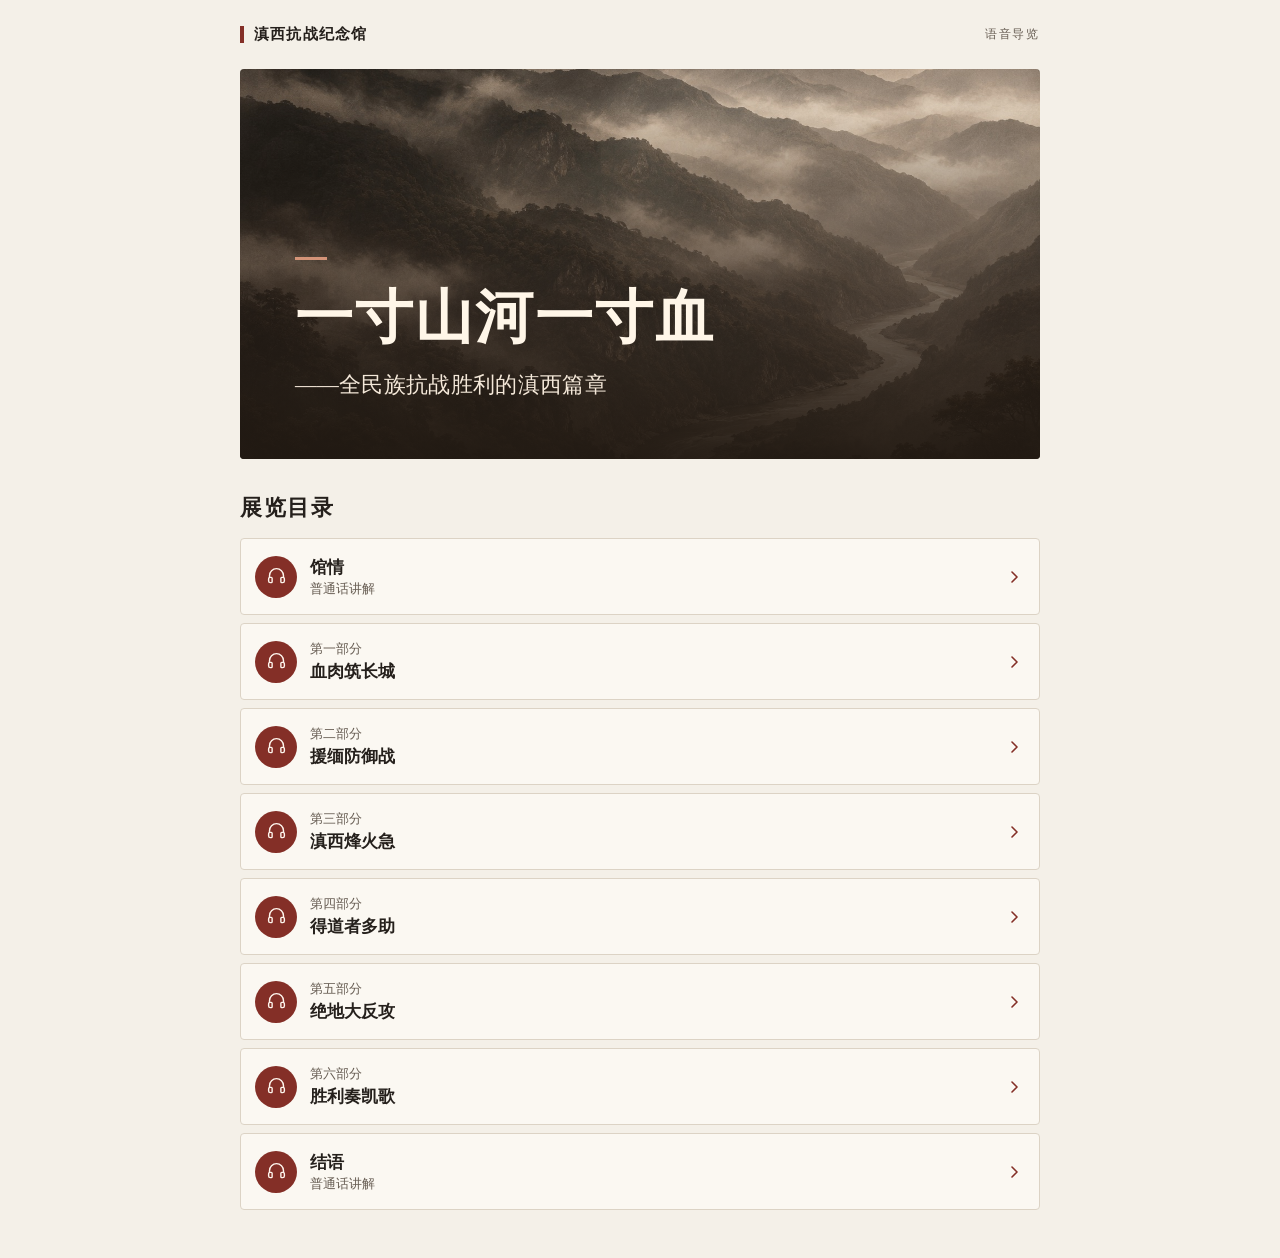
<file: index.html>
<!doctype html>
<html lang="zh-CN">
<head>
  <meta charset="utf-8">
  <meta name="viewport" content="width=device-width, initial-scale=1">
  <meta name="theme-color" content="#f4f0e8">
  <meta name="description" content="滇西抗战纪念馆展览语音导览，提供普通话讲解与简体中文讲解词。">
  <title>一寸山河一寸血——全民族抗战胜利的滇西篇章</title>
  <link rel="stylesheet" href="./styles.css">
</head>
<body>
  <div class="site-shell">
    <header class="masthead">
      <span class="museum-name">滇西抗战纪念馆</span>
      <span class="guide-label">语音导览</span>
    </header>
    <main>
      <section class="cover">
        <div class="cover-content">
          <h1><span class="cover-title">一寸山河一寸血</span><span class="cover-subtitle">——全民族抗战胜利的滇西篇章</span></h1>
        </div>
      </section>
      <nav class="chapter-nav" aria-labelledby="chapter-heading">
        <h2 id="chapter-heading">展览目录</h2>
        <ul class="chapter-list">
          <li>
            <a class="chapter chapter-open" href="./guanqing.html">
              <span class="chapter-icon" aria-hidden="true">
                <svg viewBox="0 0 24 24" width="21" height="21" fill="none" stroke="currentColor" stroke-width="1.6" stroke-linecap="round" stroke-linejoin="round"><path d="M4 13v-2a8 8 0 0 1 16 0v2M4 13h2a1 1 0 0 1 1 1v4a1 1 0 0 1-1 1H5a2 2 0 0 1-2-2v-2a2 2 0 0 1 1-2Zm16 0h-2a1 1 0 0 0-1 1v4a1 1 0 0 0 1 1h1a2 2 0 0 0 2-2v-2a2 2 0 0 0-1-2Z"/></svg>
              </span>
              <span class="chapter-info"><strong>馆情</strong><span>普通话讲解</span></span>
              <svg class="chapter-arrow" viewBox="0 0 16 16" width="16" height="16" fill="none" stroke="currentColor" stroke-width="1.6" stroke-linecap="round" stroke-linejoin="round" aria-hidden="true"><path d="m6 3 5 5-5 5"/></svg>
            </a>
          </li>
          <li>
            <a class="chapter chapter-open" href="./part-1.html">
              <span class="chapter-icon" aria-hidden="true">
                <svg viewBox="0 0 24 24" width="21" height="21" fill="none" stroke="currentColor" stroke-width="1.6" stroke-linecap="round" stroke-linejoin="round"><path d="M4 13v-2a8 8 0 0 1 16 0v2M4 13h2a1 1 0 0 1 1 1v4a1 1 0 0 1-1 1H5a2 2 0 0 1-2-2v-2a2 2 0 0 1 1-2Zm16 0h-2a1 1 0 0 0-1 1v4a1 1 0 0 0 1 1h1a2 2 0 0 0 2-2v-2a2 2 0 0 0-1-2Z"/></svg>
              </span>
              <span class="chapter-info"><span>第一部分</span><strong>血肉筑长城</strong></span>
              <svg class="chapter-arrow" viewBox="0 0 16 16" width="16" height="16" fill="none" stroke="currentColor" stroke-width="1.6" stroke-linecap="round" stroke-linejoin="round" aria-hidden="true"><path d="m6 3 5 5-5 5"/></svg>
            </a>
          </li>
          <li>
            <a class="chapter chapter-open" href="./part-2.html">
              <span class="chapter-icon" aria-hidden="true">
                <svg viewBox="0 0 24 24" width="21" height="21" fill="none" stroke="currentColor" stroke-width="1.6" stroke-linecap="round" stroke-linejoin="round"><path d="M4 13v-2a8 8 0 0 1 16 0v2M4 13h2a1 1 0 0 1 1 1v4a1 1 0 0 1-1 1H5a2 2 0 0 1-2-2v-2a2 2 0 0 1 1-2Zm16 0h-2a1 1 0 0 0-1 1v4a1 1 0 0 0 1 1h1a2 2 0 0 0 2-2v-2a2 2 0 0 0-1-2Z"/></svg>
              </span>
              <span class="chapter-info"><span>第二部分</span><strong>援缅防御战</strong></span>
              <svg class="chapter-arrow" viewBox="0 0 16 16" width="16" height="16" fill="none" stroke="currentColor" stroke-width="1.6" stroke-linecap="round" stroke-linejoin="round" aria-hidden="true"><path d="m6 3 5 5-5 5"/></svg>
            </a>
          </li>
          <li>
            <a class="chapter chapter-open" href="./part-3.html">
              <span class="chapter-icon" aria-hidden="true">
                <svg viewBox="0 0 24 24" width="21" height="21" fill="none" stroke="currentColor" stroke-width="1.6" stroke-linecap="round" stroke-linejoin="round"><path d="M4 13v-2a8 8 0 0 1 16 0v2M4 13h2a1 1 0 0 1 1 1v4a1 1 0 0 1-1 1H5a2 2 0 0 1-2-2v-2a2 2 0 0 1 1-2Zm16 0h-2a1 1 0 0 0-1 1v4a1 1 0 0 0 1 1h1a2 2 0 0 0 2-2v-2a2 2 0 0 0-1-2Z"/></svg>
              </span>
              <span class="chapter-info"><span>第三部分</span><strong>滇西烽火急</strong></span>
              <svg class="chapter-arrow" viewBox="0 0 16 16" width="16" height="16" fill="none" stroke="currentColor" stroke-width="1.6" stroke-linecap="round" stroke-linejoin="round" aria-hidden="true"><path d="m6 3 5 5-5 5"/></svg>
            </a>
          </li>
          <li>
            <a class="chapter chapter-open" href="./part-4.html">
              <span class="chapter-icon" aria-hidden="true">
                <svg viewBox="0 0 24 24" width="21" height="21" fill="none" stroke="currentColor" stroke-width="1.6" stroke-linecap="round" stroke-linejoin="round"><path d="M4 13v-2a8 8 0 0 1 16 0v2M4 13h2a1 1 0 0 1 1 1v4a1 1 0 0 1-1 1H5a2 2 0 0 1-2-2v-2a2 2 0 0 1 1-2Zm16 0h-2a1 1 0 0 0-1 1v4a1 1 0 0 0 1 1h1a2 2 0 0 0 2-2v-2a2 2 0 0 0-1-2Z"/></svg>
              </span>
              <span class="chapter-info"><span>第四部分</span><strong>得道者多助</strong></span>
              <svg class="chapter-arrow" viewBox="0 0 16 16" width="16" height="16" fill="none" stroke="currentColor" stroke-width="1.6" stroke-linecap="round" stroke-linejoin="round" aria-hidden="true"><path d="m6 3 5 5-5 5"/></svg>
            </a>
          </li>
          <li>
            <a class="chapter chapter-open" href="./part-5.html">
              <span class="chapter-icon" aria-hidden="true">
                <svg viewBox="0 0 24 24" width="21" height="21" fill="none" stroke="currentColor" stroke-width="1.6" stroke-linecap="round" stroke-linejoin="round"><path d="M4 13v-2a8 8 0 0 1 16 0v2M4 13h2a1 1 0 0 1 1 1v4a1 1 0 0 1-1 1H5a2 2 0 0 1-2-2v-2a2 2 0 0 1 1-2Zm16 0h-2a1 1 0 0 0-1 1v4a1 1 0 0 0 1 1h1a2 2 0 0 0 2-2v-2a2 2 0 0 0-1-2Z"/></svg>
              </span>
              <span class="chapter-info"><span>第五部分</span><strong>绝地大反攻</strong></span>
              <svg class="chapter-arrow" viewBox="0 0 16 16" width="16" height="16" fill="none" stroke="currentColor" stroke-width="1.6" stroke-linecap="round" stroke-linejoin="round" aria-hidden="true"><path d="m6 3 5 5-5 5"/></svg>
            </a>
          </li>
          <li>
            <a class="chapter chapter-open" href="./part-6.html">
              <span class="chapter-icon" aria-hidden="true">
                <svg viewBox="0 0 24 24" width="21" height="21" fill="none" stroke="currentColor" stroke-width="1.6" stroke-linecap="round" stroke-linejoin="round"><path d="M4 13v-2a8 8 0 0 1 16 0v2M4 13h2a1 1 0 0 1 1 1v4a1 1 0 0 1-1 1H5a2 2 0 0 1-2-2v-2a2 2 0 0 1 1-2Zm16 0h-2a1 1 0 0 0-1 1v4a1 1 0 0 0 1 1h1a2 2 0 0 0 2-2v-2a2 2 0 0 0-1-2Z"/></svg>
              </span>
              <span class="chapter-info"><span>第六部分</span><strong>胜利奏凯歌</strong></span>
              <svg class="chapter-arrow" viewBox="0 0 16 16" width="16" height="16" fill="none" stroke="currentColor" stroke-width="1.6" stroke-linecap="round" stroke-linejoin="round" aria-hidden="true"><path d="m6 3 5 5-5 5"/></svg>
            </a>
          </li>
          <li>
            <a class="chapter chapter-open" href="./ending.html">
              <span class="chapter-icon" aria-hidden="true">
                <svg viewBox="0 0 24 24" width="21" height="21" fill="none" stroke="currentColor" stroke-width="1.6" stroke-linecap="round" stroke-linejoin="round"><path d="M4 13v-2a8 8 0 0 1 16 0v2M4 13h2a1 1 0 0 1 1 1v4a1 1 0 0 1-1 1H5a2 2 0 0 1-2-2v-2a2 2 0 0 1 1-2Zm16 0h-2a1 1 0 0 0-1 1v4a1 1 0 0 0 1 1h1a2 2 0 0 0 2-2v-2a2 2 0 0 0-1-2Z"/></svg>
              </span>
              <span class="chapter-info"><strong>结语</strong><span>普通话讲解</span></span>
              <svg class="chapter-arrow" viewBox="0 0 16 16" width="16" height="16" fill="none" stroke="currentColor" stroke-width="1.6" stroke-linecap="round" stroke-linejoin="round" aria-hidden="true"><path d="m6 3 5 5-5 5"/></svg>
            </a>
          </li>
        </ul>
      </nav>
    </main>
  </div>
</body>
</html>
</file>
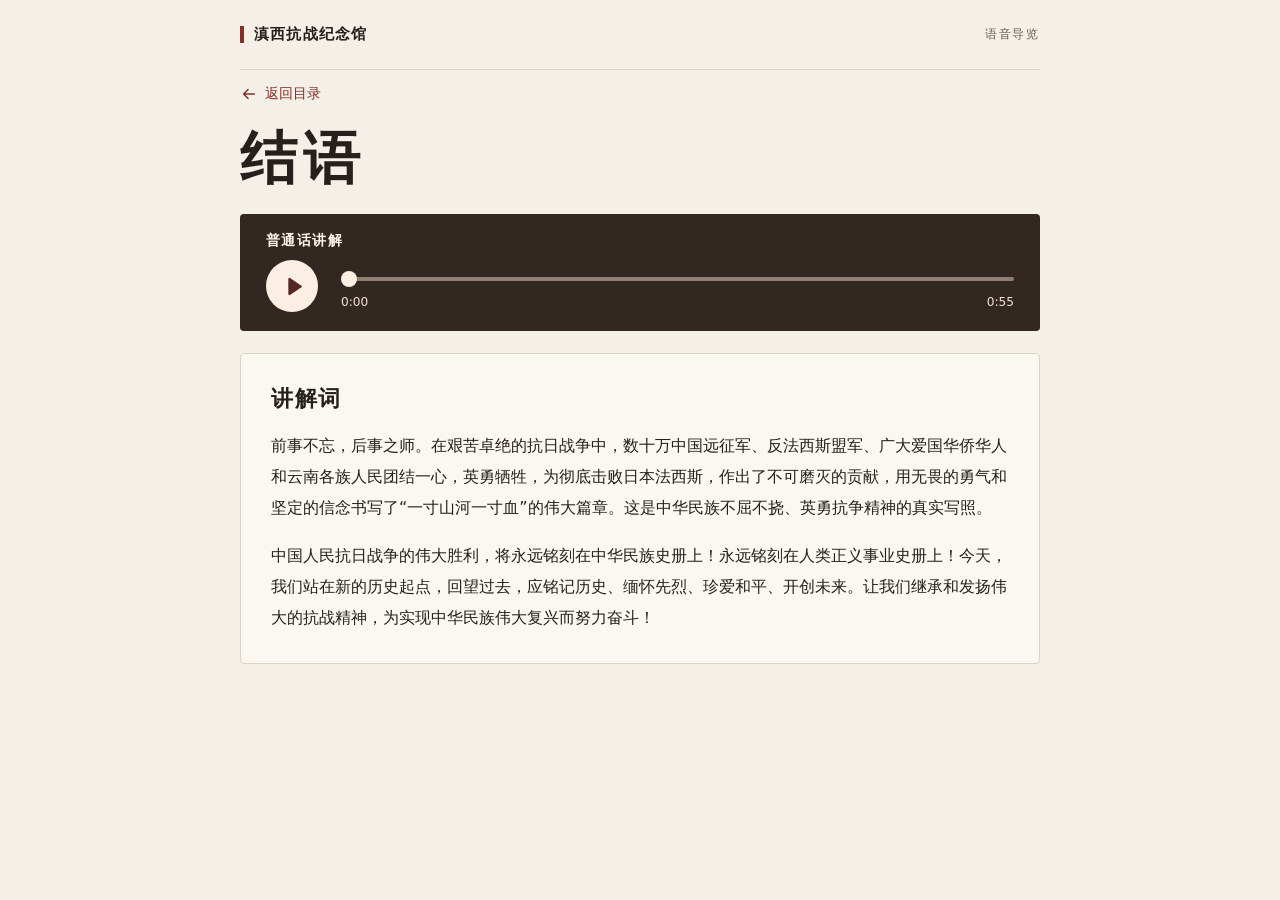
<file: ending.html>
<!doctype html>
<html lang="zh-CN">
<head>
  <meta charset="utf-8">
  <meta name="viewport" content="width=device-width, initial-scale=1">
  <meta name="theme-color" content="#f4f0e8">
  <meta name="description" content="滇西抗战纪念馆结语的普通话语音讲解与简体中文讲解词。">
  <title>结语 · 滇西抗战纪念馆语音导览</title>
  <link rel="stylesheet" href="./styles.css">
  <script src="./player.js" defer></script>
</head>
<body>
  <div class="site-shell">
    <header class="masthead">
      <span class="museum-name">滇西抗战纪念馆</span>
      <span class="guide-label">语音导览</span>
    </header>
    <main class="chapter-main">
      <a class="back-link" href="./index.html">
        <svg viewBox="0 0 20 20" width="18" height="18" fill="none" stroke="currentColor" stroke-width="1.6" stroke-linecap="round" stroke-linejoin="round" aria-hidden="true"><path d="M16 10H4m5-5-5 5 5 5"/></svg>
        返回目录
      </a>
      <h1>结语</h1>
      <section class="player-card" aria-labelledby="audio-heading">
        <h2 id="audio-heading">普通话讲解</h2>
        <audio id="narration" controls preload="metadata" src="./assets/ending.mp3" aria-label="结语普通话讲解">
          <a href="./assets/ending.mp3">下载结语讲解 MP3</a>
        </audio>
        <div class="player-controls" id="player-controls" hidden>
          <button class="play-toggle" id="play-toggle" type="button" aria-label="播放讲解" data-state="paused">
            <svg class="play-icon" viewBox="0 0 24 24" width="25" height="25" fill="currentColor" aria-hidden="true"><path d="M8 4.7a1 1 0 0 1 1.6-.8l11 7.3a1 1 0 0 1 0 1.6l-11 7.3A1 1 0 0 1 8 19.3Z"/></svg>
            <svg class="pause-icon" viewBox="0 0 24 24" width="25" height="25" fill="currentColor" aria-hidden="true"><rect x="6" y="4.5" width="4" height="15" rx="1"/><rect x="14" y="4.5" width="4" height="15" rx="1"/></svg>
          </button>
          <div class="player-track">
            <input class="seek" id="seek" type="range" aria-label="播放进度" min="0" max="1" value="0" step="0.1" disabled>
            <div class="player-times" aria-hidden="true"><span id="elapsed">0:00</span><span id="duration">—</span></div>
          </div>
        </div>
        <p id="player-error" class="player-error" role="status" hidden>播放遇到问题，请重试或<a href="./assets/ending.mp3">打开 MP3</a>。</p>
      </section>
      <section class="transcript" aria-labelledby="transcript-heading">
        <h2 id="transcript-heading">讲解词</h2>
        <p>前事不忘，后事之师。在艰苦卓绝的抗日战争中，数十万中国远征军、反法西斯盟军、广大爱国华侨华人和云南各族人民团结一心，英勇牺牲，为彻底击败日本法西斯，作出了不可磨灭的贡献，用无畏的勇气和坚定的信念书写了“一寸山河一寸血”的伟大篇章。这是中华民族不屈不挠、英勇抗争精神的真实写照。</p>
        <p>中国人民抗日战争的伟大胜利，将永远铭刻在中华民族史册上！永远铭刻在人类正义事业史册上！今天，我们站在新的历史起点，回望过去，应铭记历史、缅怀先烈、珍爱和平、开创未来。让我们继承和发扬伟大的抗战精神，为实现中华民族伟大复兴而努力奋斗！</p>
      </section>
    </main>
  </div>
</body>
</html>
</file>
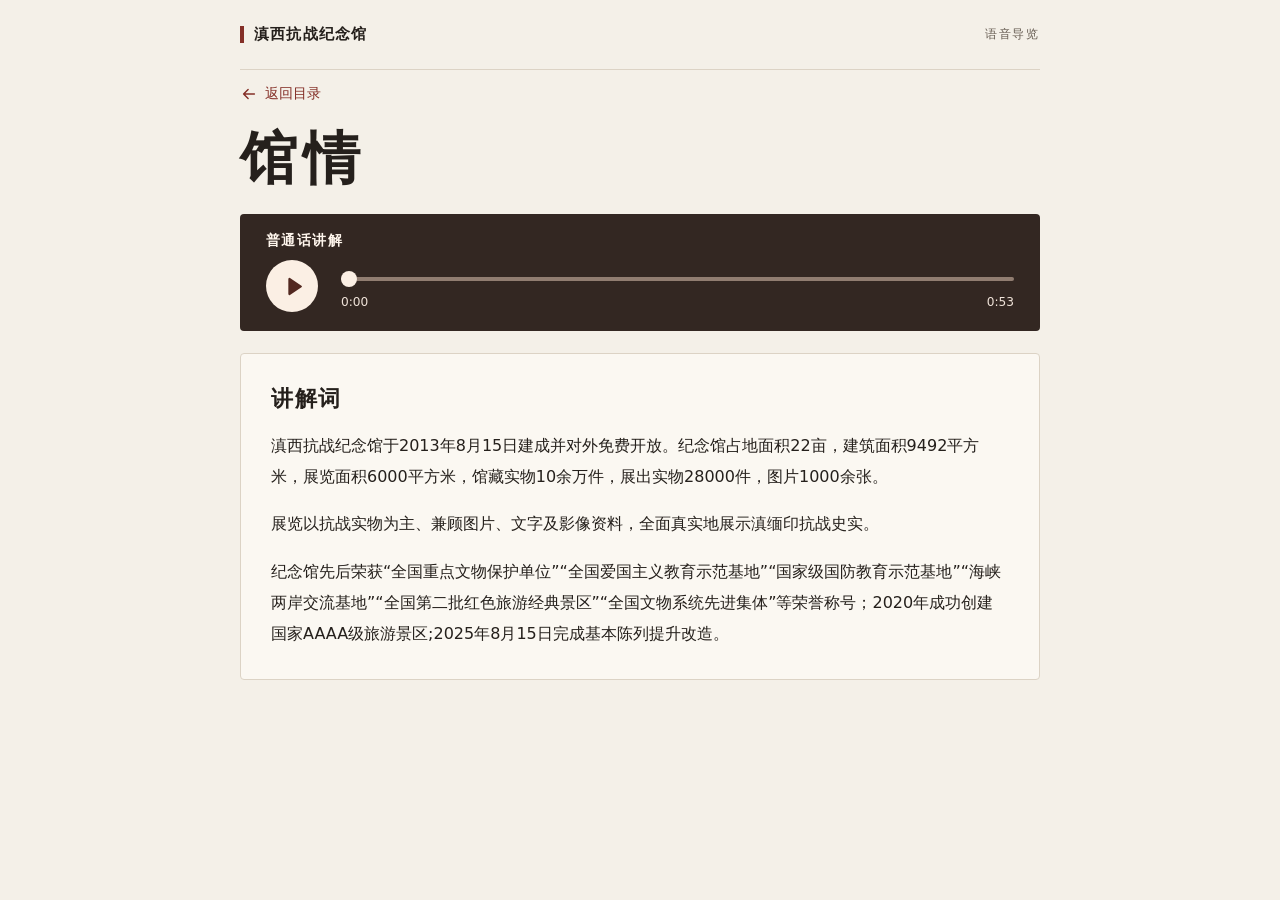
<file: guanqing.html>
<!doctype html>
<html lang="zh-CN">
<head>
  <meta charset="utf-8">
  <meta name="viewport" content="width=device-width, initial-scale=1">
  <meta name="theme-color" content="#f4f0e8">
  <meta name="description" content="滇西抗战纪念馆馆情的普通话语音讲解与简体中文讲解词。">
  <title>馆情 · 滇西抗战纪念馆语音导览</title>
  <link rel="stylesheet" href="./styles.css">
  <script src="./player.js" defer></script>
</head>
<body>
  <div class="site-shell">
    <header class="masthead">
      <span class="museum-name">滇西抗战纪念馆</span>
      <span class="guide-label">语音导览</span>
    </header>
    <main class="chapter-main">
      <a class="back-link" href="./index.html">
        <svg viewBox="0 0 20 20" width="18" height="18" fill="none" stroke="currentColor" stroke-width="1.6" stroke-linecap="round" stroke-linejoin="round" aria-hidden="true"><path d="M16 10H4m5-5-5 5 5 5"/></svg>
        返回目录
      </a>
      <h1>馆情</h1>
      <section class="player-card" aria-labelledby="audio-heading">
        <h2 id="audio-heading">普通话讲解</h2>
        <audio id="narration" controls preload="metadata" src="./assets/guanqing.mp3?v=2" aria-label="馆情普通话讲解">
          <a href="./assets/guanqing.mp3?v=2">下载馆情讲解 MP3</a>
        </audio>
        <div class="player-controls" id="player-controls" hidden>
          <button class="play-toggle" id="play-toggle" type="button" aria-label="播放讲解" data-state="paused">
            <svg class="play-icon" viewBox="0 0 24 24" width="25" height="25" fill="currentColor" aria-hidden="true"><path d="M8 4.7a1 1 0 0 1 1.6-.8l11 7.3a1 1 0 0 1 0 1.6l-11 7.3A1 1 0 0 1 8 19.3Z"/></svg>
            <svg class="pause-icon" viewBox="0 0 24 24" width="25" height="25" fill="currentColor" aria-hidden="true"><rect x="6" y="4.5" width="4" height="15" rx="1"/><rect x="14" y="4.5" width="4" height="15" rx="1"/></svg>
          </button>
          <div class="player-track">
            <input class="seek" id="seek" type="range" aria-label="播放进度" min="0" max="1" value="0" step="0.1" disabled>
            <div class="player-times" aria-hidden="true"><span id="elapsed">0:00</span><span id="duration">—</span></div>
          </div>
        </div>
        <p id="player-error" class="player-error" role="status" hidden>播放遇到问题，请重试或<a href="./assets/guanqing.mp3?v=2">打开 MP3</a>。</p>
      </section>
      <section class="transcript" aria-labelledby="transcript-heading">
        <h2 id="transcript-heading">讲解词</h2>
        <p>滇西抗战纪念馆于2013年8月15日建成并对外免费开放。纪念馆占地面积22亩，建筑面积9492平方米，展览面积6000平方米，馆藏实物10余万件，展出实物28000件，图片1000余张。</p>
        <p>展览以抗战实物为主、兼顾图片、文字及影像资料，全面真实地展示滇缅印抗战史实。</p>
        <p>纪念馆先后荣获“全国重点文物保护单位”“全国爱国主义教育示范基地”“国家级国防教育示范基地”“海峡两岸交流基地”“全国第二批红色旅游经典景区”“全国文物系统先进集体”等荣誉称号；2020年成功创建国家AAAA级旅游景区;2025年8月15日完成基本陈列提升改造。</p>
      </section>
    </main>
  </div>
</body>
</html>
</file>
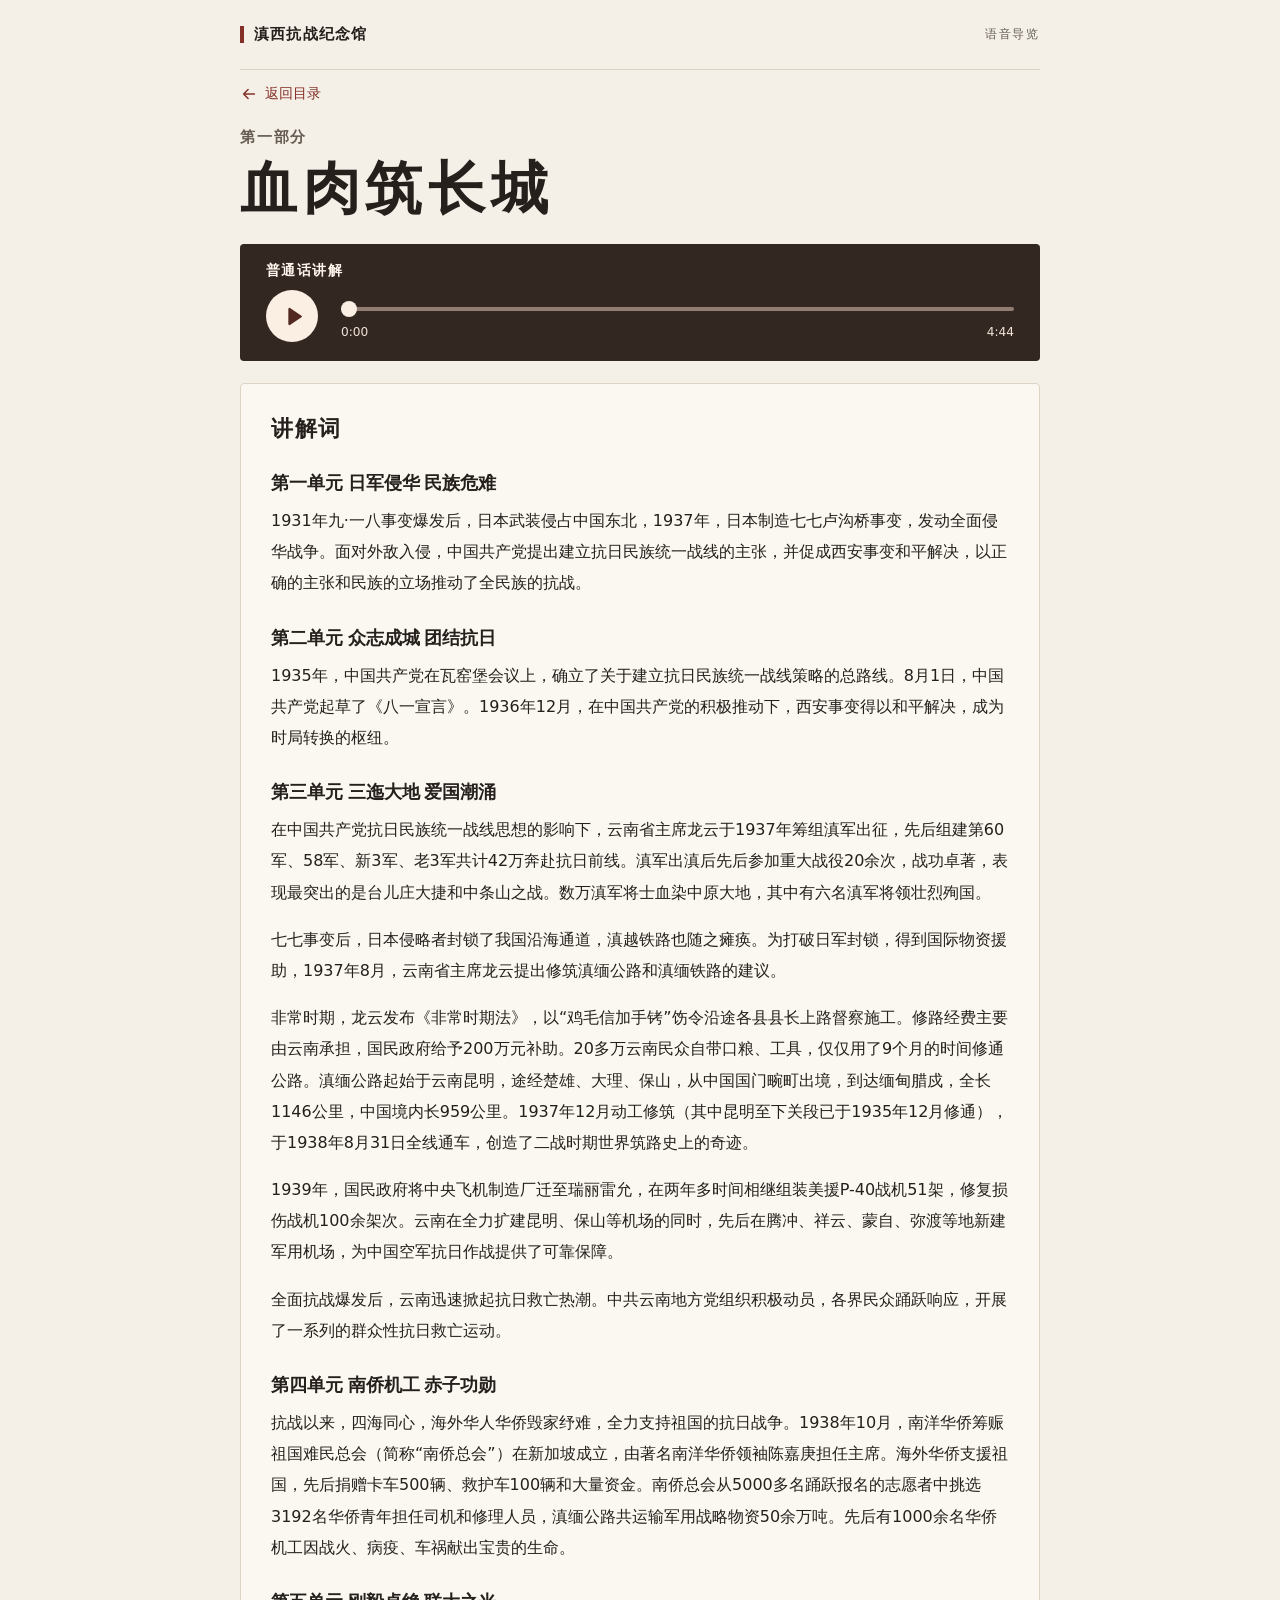
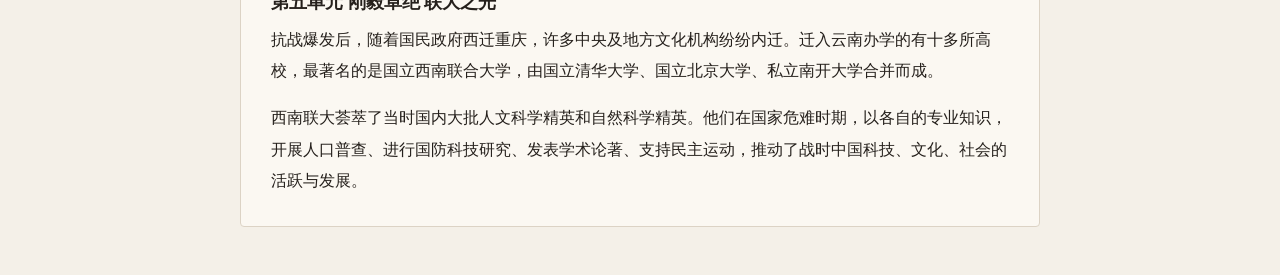
<file: part-1.html>
<!doctype html>
<html lang="zh-CN">
<head>
  <meta charset="utf-8">
  <meta name="viewport" content="width=device-width, initial-scale=1">
  <meta name="theme-color" content="#f4f0e8">
  <meta name="description" content="滇西抗战纪念馆第一部分 血肉筑长城的普通话语音讲解与简体中文讲解词。">
  <title>第一部分 血肉筑长城 · 滇西抗战纪念馆语音导览</title>
  <link rel="stylesheet" href="./styles.css">
  <script src="./player.js" defer></script>
</head>
<body>
  <div class="site-shell">
    <header class="masthead">
      <span class="museum-name">滇西抗战纪念馆</span>
      <span class="guide-label">语音导览</span>
    </header>
    <main class="chapter-main">
      <a class="back-link" href="./index.html">
        <svg viewBox="0 0 20 20" width="18" height="18" fill="none" stroke="currentColor" stroke-width="1.6" stroke-linecap="round" stroke-linejoin="round" aria-hidden="true"><path d="M16 10H4m5-5-5 5 5 5"/></svg>
        返回目录
      </a>
      <h1><span class="chapter-prefix">第一部分</span> 血肉筑长城</h1>
      <section class="player-card" aria-labelledby="audio-heading">
        <h2 id="audio-heading">普通话讲解</h2>
        <audio id="narration" controls preload="metadata" src="./assets/part-1.mp3" aria-label="第一部分 血肉筑长城普通话讲解">
          <a href="./assets/part-1.mp3">下载第一部分 血肉筑长城讲解 MP3</a>
        </audio>
        <div class="player-controls" id="player-controls" hidden>
          <button class="play-toggle" id="play-toggle" type="button" aria-label="播放讲解" data-state="paused">
            <svg class="play-icon" viewBox="0 0 24 24" width="25" height="25" fill="currentColor" aria-hidden="true"><path d="M8 4.7a1 1 0 0 1 1.6-.8l11 7.3a1 1 0 0 1 0 1.6l-11 7.3A1 1 0 0 1 8 19.3Z"/></svg>
            <svg class="pause-icon" viewBox="0 0 24 24" width="25" height="25" fill="currentColor" aria-hidden="true"><rect x="6" y="4.5" width="4" height="15" rx="1"/><rect x="14" y="4.5" width="4" height="15" rx="1"/></svg>
          </button>
          <div class="player-track">
            <input class="seek" id="seek" type="range" aria-label="播放进度" min="0" max="1" value="0" step="0.1" disabled>
            <div class="player-times" aria-hidden="true"><span id="elapsed">0:00</span><span id="duration">—</span></div>
          </div>
        </div>
        <p id="player-error" class="player-error" role="status" hidden>播放遇到问题，请重试或<a href="./assets/part-1.mp3">打开 MP3</a>。</p>
      </section>
      <section class="transcript" aria-labelledby="transcript-heading">
        <h2 id="transcript-heading">讲解词</h2>
        <h3>第一单元 日军侵华 民族危难</h3>
        <p>1931年九·一八事变爆发后，日本武装侵占中国东北，1937年，日本制造七七卢沟桥事变，发动全面侵华战争。面对外敌入侵，中国共产党提出建立抗日民族统一战线的主张，并促成西安事变和平解决，以正确的主张和民族的立场推动了全民族的抗战。</p>
        <h3>第二单元 众志成城 团结抗日</h3>
        <p>1935年，中国共产党在瓦窑堡会议上，确立了关于建立抗日民族统一战线策略的总路线。8月1日，中国共产党起草了《八一宣言》。1936年12月，在中国共产党的积极推动下，西安事变得以和平解决，成为时局转换的枢纽。</p>
        <h3>第三单元 三迤大地 爱国潮涌</h3>
        <p>在中国共产党抗日民族统一战线思想的影响下，云南省主席龙云于1937年筹组滇军出征，先后组建第60军、58军、新3军、老3军共计42万奔赴抗日前线。滇军出滇后先后参加重大战役20余次，战功卓著，表现最突出的是台儿庄大捷和中条山之战。数万滇军将士血染中原大地，其中有六名滇军将领壮烈殉国。</p>
        <p>七七事变后，日本侵略者封锁了我国沿海通道，滇越铁路也随之瘫痪。为打破日军封锁，得到国际物资援助，1937年8月，云南省主席龙云提出修筑滇缅公路和滇缅铁路的建议。</p>
        <p>非常时期，龙云发布《非常时期法》，以“鸡毛信加手铐”饬令沿途各县县长上路督察施工。修路经费主要由云南承担，国民政府给予200万元补助。20多万云南民众自带口粮、工具，仅仅用了9个月的时间修通公路。滇缅公路起始于云南昆明，途经楚雄、大理、保山，从中国国门畹町出境，到达缅甸腊戍，全长1146公里，中国境内长959公里。1937年12月动工修筑（其中昆明至下关段已于1935年12月修通），于1938年8月31日全线通车，创造了二战时期世界筑路史上的奇迹。</p>
        <p>1939年，国民政府将中央飞机制造厂迁至瑞丽雷允，在两年多时间相继组装美援P-40战机51架，修复损伤战机100余架次。云南在全力扩建昆明、保山等机场的同时，先后在腾冲、祥云、蒙自、弥渡等地新建军用机场，为中国空军抗日作战提供了可靠保障。</p>
        <p>全面抗战爆发后，云南迅速掀起抗日救亡热潮。中共云南地方党组织积极动员，各界民众踊跃响应，开展了一系列的群众性抗日救亡运动。</p>
        <h3>第四单元 南侨机工 赤子功勋</h3>
        <p>抗战以来，四海同心，海外华人华侨毁家纾难，全力支持祖国的抗日战争。1938年10月，南洋华侨筹赈祖国难民总会（简称“南侨总会”）在新加坡成立，由著名南洋华侨领袖陈嘉庚担任主席。海外华侨支援祖国，先后捐赠卡车500辆、救护车100辆和大量资金。南侨总会从5000多名踊跃报名的志愿者中挑选3192名华侨青年担任司机和修理人员，滇缅公路共运输军用战略物资50余万吨。先后有1000余名华侨机工因战火、病疫、车祸献出宝贵的生命。</p>
        <h3>第五单元 刚毅卓绝 联大之光</h3>
        <p>抗战爆发后，随着国民政府西迁重庆，许多中央及地方文化机构纷纷内迁。迁入云南办学的有十多所高校，最著名的是国立西南联合大学，由国立清华大学、国立北京大学、私立南开大学合并而成。</p>
        <p>西南联大荟萃了当时国内大批人文科学精英和自然科学精英。他们在国家危难时期，以各自的专业知识，开展人口普查、进行国防科技研究、发表学术论著、支持民主运动，推动了战时中国科技、文化、社会的活跃与发展。</p>
      </section>
    </main>
  </div>
</body>
</html>
</file>
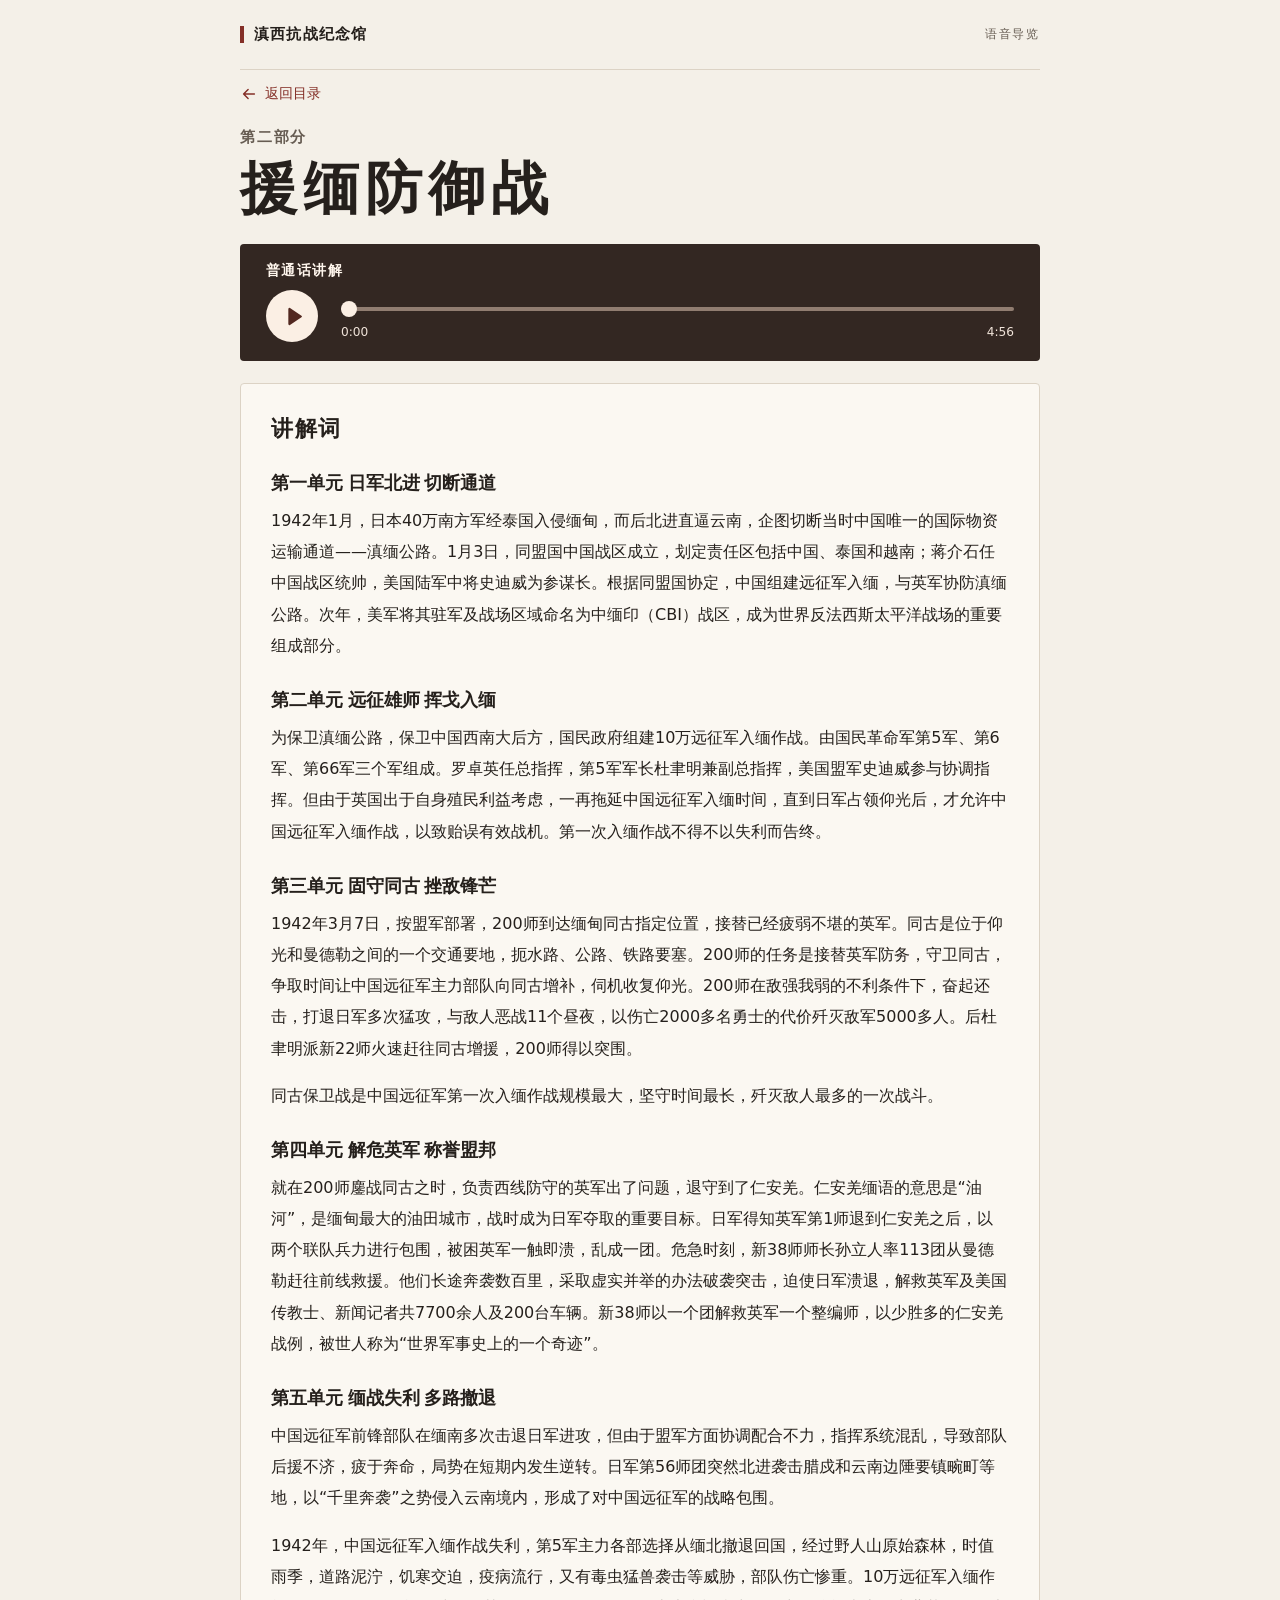
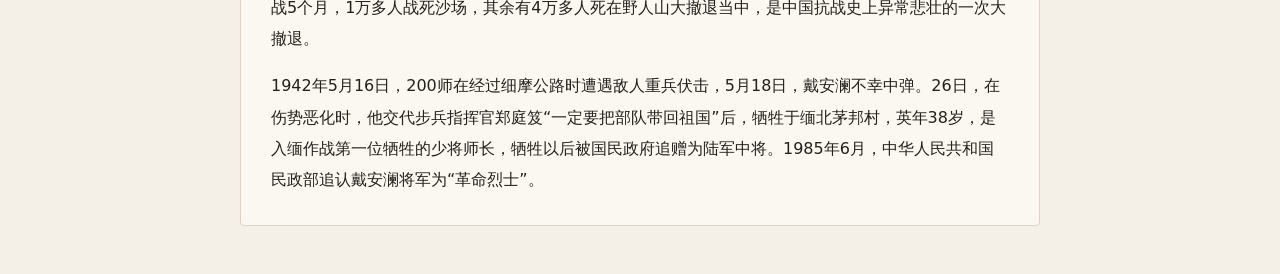
<file: part-2.html>
<!doctype html>
<html lang="zh-CN">
<head>
  <meta charset="utf-8">
  <meta name="viewport" content="width=device-width, initial-scale=1">
  <meta name="theme-color" content="#f4f0e8">
  <meta name="description" content="滇西抗战纪念馆第二部分 援缅防御战的普通话语音讲解与简体中文讲解词。">
  <title>第二部分 援缅防御战 · 滇西抗战纪念馆语音导览</title>
  <link rel="stylesheet" href="./styles.css">
  <script src="./player.js" defer></script>
</head>
<body>
  <div class="site-shell">
    <header class="masthead">
      <span class="museum-name">滇西抗战纪念馆</span>
      <span class="guide-label">语音导览</span>
    </header>
    <main class="chapter-main">
      <a class="back-link" href="./index.html">
        <svg viewBox="0 0 20 20" width="18" height="18" fill="none" stroke="currentColor" stroke-width="1.6" stroke-linecap="round" stroke-linejoin="round" aria-hidden="true"><path d="M16 10H4m5-5-5 5 5 5"/></svg>
        返回目录
      </a>
      <h1><span class="chapter-prefix">第二部分</span> 援缅防御战</h1>
      <section class="player-card" aria-labelledby="audio-heading">
        <h2 id="audio-heading">普通话讲解</h2>
        <audio id="narration" controls preload="metadata" src="./assets/part-2.mp3" aria-label="第二部分 援缅防御战普通话讲解">
          <a href="./assets/part-2.mp3">下载第二部分 援缅防御战讲解 MP3</a>
        </audio>
        <div class="player-controls" id="player-controls" hidden>
          <button class="play-toggle" id="play-toggle" type="button" aria-label="播放讲解" data-state="paused">
            <svg class="play-icon" viewBox="0 0 24 24" width="25" height="25" fill="currentColor" aria-hidden="true"><path d="M8 4.7a1 1 0 0 1 1.6-.8l11 7.3a1 1 0 0 1 0 1.6l-11 7.3A1 1 0 0 1 8 19.3Z"/></svg>
            <svg class="pause-icon" viewBox="0 0 24 24" width="25" height="25" fill="currentColor" aria-hidden="true"><rect x="6" y="4.5" width="4" height="15" rx="1"/><rect x="14" y="4.5" width="4" height="15" rx="1"/></svg>
          </button>
          <div class="player-track">
            <input class="seek" id="seek" type="range" aria-label="播放进度" min="0" max="1" value="0" step="0.1" disabled>
            <div class="player-times" aria-hidden="true"><span id="elapsed">0:00</span><span id="duration">—</span></div>
          </div>
        </div>
        <p id="player-error" class="player-error" role="status" hidden>播放遇到问题，请重试或<a href="./assets/part-2.mp3">打开 MP3</a>。</p>
      </section>
      <section class="transcript" aria-labelledby="transcript-heading">
        <h2 id="transcript-heading">讲解词</h2>
        <h3>第一单元 日军北进 切断通道</h3>
        <p>1942年1月，日本40万南方军经泰国入侵缅甸，而后北进直逼云南，企图切断当时中国唯一的国际物资运输通道——滇缅公路。1月3日，同盟国中国战区成立，划定责任区包括中国、泰国和越南；蒋介石任中国战区统帅，美国陆军中将史迪威为参谋长。根据同盟国协定，中国组建远征军入缅，与英军协防滇缅公路。次年，美军将其驻军及战场区域命名为中缅印（CBI）战区，成为世界反法西斯太平洋战场的重要组成部分。</p>
        <h3>第二单元 远征雄师 挥戈入缅</h3>
        <p>为保卫滇缅公路，保卫中国西南大后方，国民政府组建10万远征军入缅作战。由国民革命军第5军、第6军、第66军三个军组成。罗卓英任总指挥，第5军军长杜聿明兼副总指挥，美国盟军史迪威参与协调指挥。但由于英国出于自身殖民利益考虑，一再拖延中国远征军入缅时间，直到日军占领仰光后，才允许中国远征军入缅作战，以致贻误有效战机。第一次入缅作战不得不以失利而告终。</p>
        <h3>第三单元 固守同古 挫敌锋芒</h3>
        <p>1942年3月7日，按盟军部署，200师到达缅甸同古指定位置，接替已经疲弱不堪的英军。同古是位于仰光和曼德勒之间的一个交通要地，扼水路、公路、铁路要塞。200师的任务是接替英军防务，守卫同古，争取时间让中国远征军主力部队向同古增补，伺机收复仰光。200师在敌强我弱的不利条件下，奋起还击，打退日军多次猛攻，与敌人恶战11个昼夜，以伤亡2000多名勇士的代价歼灭敌军5000多人。后杜聿明派新22师火速赶往同古增援，200师得以突围。</p>
        <p>同古保卫战是中国远征军第一次入缅作战规模最大，坚守时间最长，歼灭敌人最多的一次战斗。</p>
        <h3>第四单元 解危英军 称誉盟邦</h3>
        <p>就在200师鏖战同古之时，负责西线防守的英军出了问题，退守到了仁安羌。仁安羌缅语的意思是“油河”，是缅甸最大的油田城市，战时成为日军夺取的重要目标。日军得知英军第1师退到仁安羌之后，以两个联队兵力进行包围，被困英军一触即溃，乱成一团。危急时刻，新38师师长孙立人率113团从曼德勒赶往前线救援。他们长途奔袭数百里，采取虚实并举的办法破袭突击，迫使日军溃退，解救英军及美国传教士、新闻记者共7700余人及200台车辆。新38师以一个团解救英军一个整编师，以少胜多的仁安羌战例，被世人称为“世界军事史上的一个奇迹”。</p>
        <h3>第五单元 缅战失利 多路撤退</h3>
        <p>中国远征军前锋部队在缅南多次击退日军进攻，但由于盟军方面协调配合不力，指挥系统混乱，导致部队后援不济，疲于奔命，局势在短期内发生逆转。日军第56师团突然北进袭击腊戍和云南边陲要镇畹町等地，以“千里奔袭”之势侵入云南境内，形成了对中国远征军的战略包围。</p>
        <p>1942年，中国远征军入缅作战失利，第5军主力各部选择从缅北撤退回国，经过野人山原始森林，时值雨季，道路泥泞，饥寒交迫，疫病流行，又有毒虫猛兽袭击等威胁，部队伤亡惨重。10万远征军入缅作战5个月，1万多人战死沙场，其余有4万多人死在野人山大撤退当中，是中国抗战史上异常悲壮的一次大撤退。</p>
        <p>1942年5月16日，200师在经过细摩公路时遭遇敌人重兵伏击，5月18日，戴安澜不幸中弹。26日，在伤势恶化时，他交代步兵指挥官郑庭笈“一定要把部队带回祖国”后，牺牲于缅北茅邦村，英年38岁，是入缅作战第一位牺牲的少将师长，牺牲以后被国民政府追赠为陆军中将。1985年6月，中华人民共和国民政部追认戴安澜将军为“革命烈士”。</p>
      </section>
    </main>
  </div>
</body>
</html>
</file>
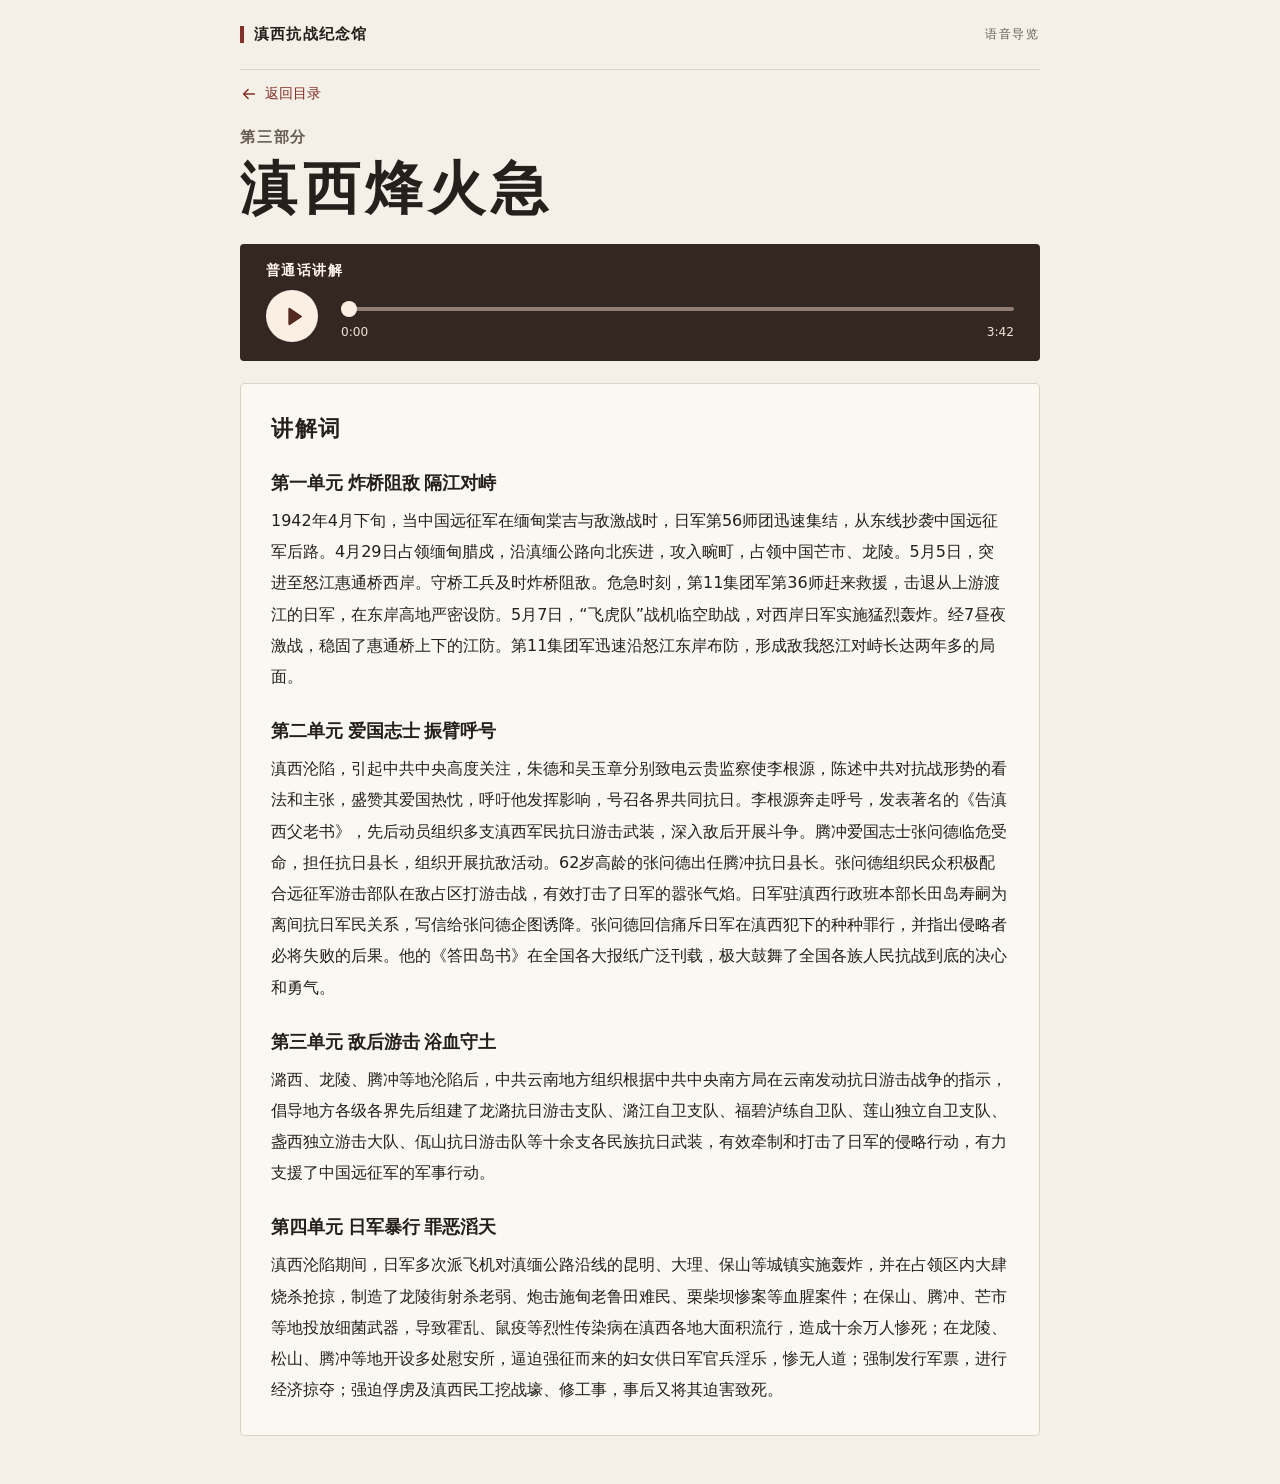
<file: part-3.html>
<!doctype html>
<html lang="zh-CN">
<head>
  <meta charset="utf-8">
  <meta name="viewport" content="width=device-width, initial-scale=1">
  <meta name="theme-color" content="#f4f0e8">
  <meta name="description" content="滇西抗战纪念馆第三部分 滇西烽火急的普通话语音讲解与简体中文讲解词。">
  <title>第三部分 滇西烽火急 · 滇西抗战纪念馆语音导览</title>
  <link rel="stylesheet" href="./styles.css">
  <script src="./player.js" defer></script>
</head>
<body>
  <div class="site-shell">
    <header class="masthead">
      <span class="museum-name">滇西抗战纪念馆</span>
      <span class="guide-label">语音导览</span>
    </header>
    <main class="chapter-main">
      <a class="back-link" href="./index.html">
        <svg viewBox="0 0 20 20" width="18" height="18" fill="none" stroke="currentColor" stroke-width="1.6" stroke-linecap="round" stroke-linejoin="round" aria-hidden="true"><path d="M16 10H4m5-5-5 5 5 5"/></svg>
        返回目录
      </a>
      <h1><span class="chapter-prefix">第三部分</span> 滇西烽火急</h1>
      <section class="player-card" aria-labelledby="audio-heading">
        <h2 id="audio-heading">普通话讲解</h2>
        <audio id="narration" controls preload="metadata" src="./assets/part-3.mp3" aria-label="第三部分 滇西烽火急普通话讲解">
          <a href="./assets/part-3.mp3">下载第三部分 滇西烽火急讲解 MP3</a>
        </audio>
        <div class="player-controls" id="player-controls" hidden>
          <button class="play-toggle" id="play-toggle" type="button" aria-label="播放讲解" data-state="paused">
            <svg class="play-icon" viewBox="0 0 24 24" width="25" height="25" fill="currentColor" aria-hidden="true"><path d="M8 4.7a1 1 0 0 1 1.6-.8l11 7.3a1 1 0 0 1 0 1.6l-11 7.3A1 1 0 0 1 8 19.3Z"/></svg>
            <svg class="pause-icon" viewBox="0 0 24 24" width="25" height="25" fill="currentColor" aria-hidden="true"><rect x="6" y="4.5" width="4" height="15" rx="1"/><rect x="14" y="4.5" width="4" height="15" rx="1"/></svg>
          </button>
          <div class="player-track">
            <input class="seek" id="seek" type="range" aria-label="播放进度" min="0" max="1" value="0" step="0.1" disabled>
            <div class="player-times" aria-hidden="true"><span id="elapsed">0:00</span><span id="duration">—</span></div>
          </div>
        </div>
        <p id="player-error" class="player-error" role="status" hidden>播放遇到问题，请重试或<a href="./assets/part-3.mp3">打开 MP3</a>。</p>
      </section>
      <section class="transcript" aria-labelledby="transcript-heading">
        <h2 id="transcript-heading">讲解词</h2>
        <h3>第一单元 炸桥阻敌 隔江对峙</h3>
        <p>1942年4月下旬，当中国远征军在缅甸棠吉与敌激战时，日军第56师团迅速集结，从东线抄袭中国远征军后路。4月29日占领缅甸腊戍，沿滇缅公路向北疾进，攻入畹町，占领中国芒市、龙陵。5月5日，突进至怒江惠通桥西岸。守桥工兵及时炸桥阻敌。危急时刻，第11集团军第36师赶来救援，击退从上游渡江的日军，在东岸高地严密设防。5月7日，“飞虎队”战机临空助战，对西岸日军实施猛烈轰炸。经7昼夜激战，稳固了惠通桥上下的江防。第11集团军迅速沿怒江东岸布防，形成敌我怒江对峙长达两年多的局面。</p>
        <h3>第二单元 爱国志士 振臂呼号</h3>
        <p>滇西沦陷，引起中共中央高度关注，朱德和吴玉章分别致电云贵监察使李根源，陈述中共对抗战形势的看法和主张，盛赞其爱国热忱，呼吁他发挥影响，号召各界共同抗日。李根源奔走呼号，发表著名的《告滇西父老书》，先后动员组织多支滇西军民抗日游击武装，深入敌后开展斗争。腾冲爱国志士张问德临危受命，担任抗日县长，组织开展抗敌活动。62岁高龄的张问德出任腾冲抗日县长。张问德组织民众积极配合远征军游击部队在敌占区打游击战，有效打击了日军的嚣张气焰。日军驻滇西行政班本部长田岛寿嗣为离间抗日军民关系，写信给张问德企图诱降。张问德回信痛斥日军在滇西犯下的种种罪行，并指出侵略者必将失败的后果。他的《答田岛书》在全国各大报纸广泛刊载，极大鼓舞了全国各族人民抗战到底的决心和勇气。</p>
        <h3>第三单元 敌后游击 浴血守土</h3>
        <p>潞西、龙陵、腾冲等地沦陷后，中共云南地方组织根据中共中央南方局在云南发动抗日游击战争的指示，倡导地方各级各界先后组建了龙潞抗日游击支队、潞江自卫支队、福碧泸练自卫队、莲山独立自卫支队、盏西独立游击大队、佤山抗日游击队等十余支各民族抗日武装，有效牵制和打击了日军的侵略行动，有力支援了中国远征军的军事行动。</p>
        <h3>第四单元 日军暴行 罪恶滔天</h3>
        <p>滇西沦陷期间，日军多次派飞机对滇缅公路沿线的昆明、大理、保山等城镇实施轰炸，并在占领区内大肆烧杀抢掠，制造了龙陵街射杀老弱、炮击施甸老鲁田难民、栗柴坝惨案等血腥案件；在保山、腾冲、芒市等地投放细菌武器，导致霍乱、鼠疫等烈性传染病在滇西各地大面积流行，造成十余万人惨死；在龙陵、松山、腾冲等地开设多处慰安所，逼迫强征而来的妇女供日军官兵淫乐，惨无人道；强制发行军票，进行经济掠夺；强迫俘虏及滇西民工挖战壕、修工事，事后又将其迫害致死。</p>
      </section>
    </main>
  </div>
</body>
</html>
</file>
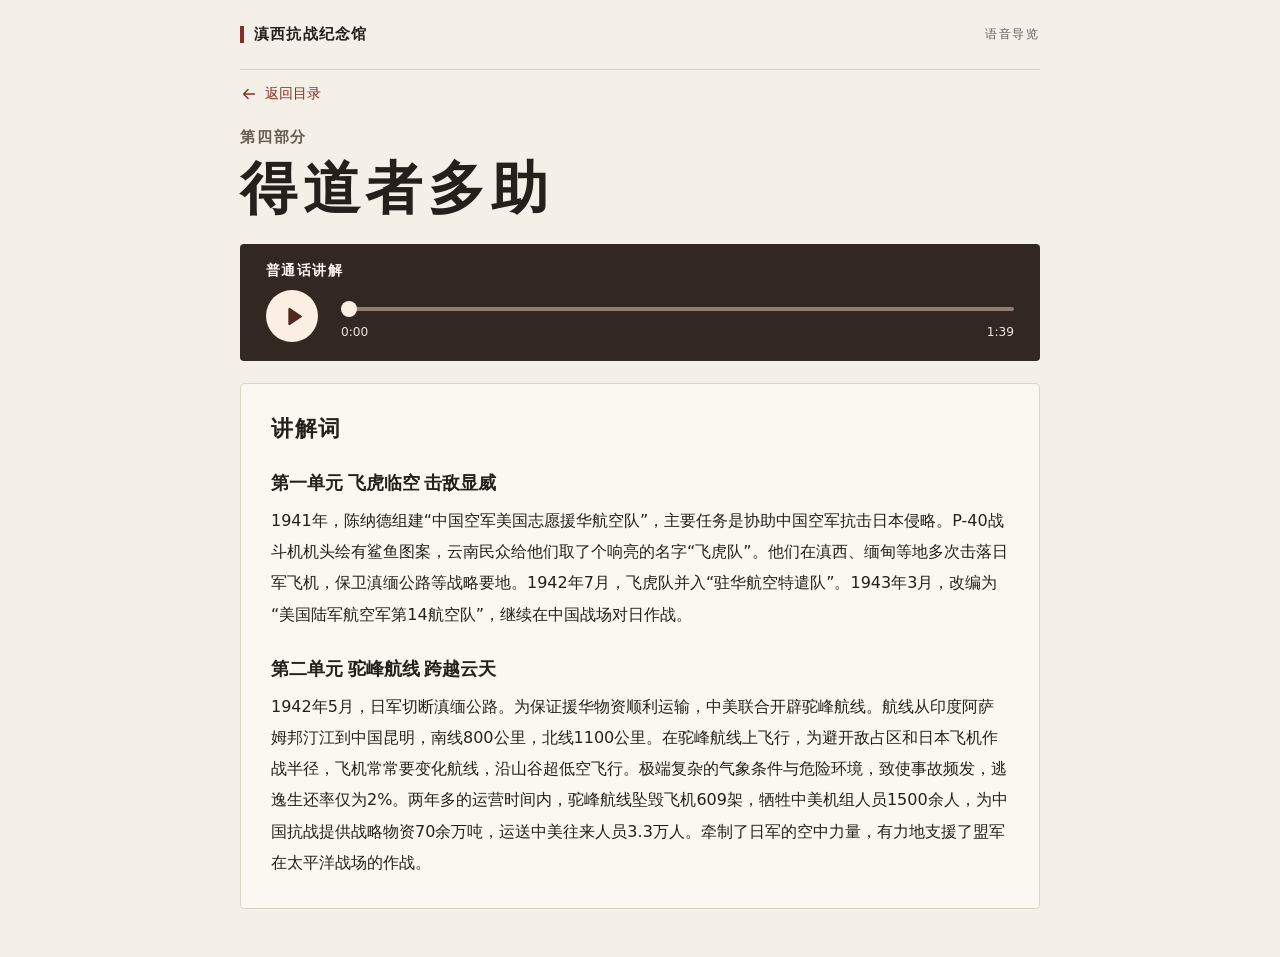
<file: part-4.html>
<!doctype html>
<html lang="zh-CN">
<head>
  <meta charset="utf-8">
  <meta name="viewport" content="width=device-width, initial-scale=1">
  <meta name="theme-color" content="#f4f0e8">
  <meta name="description" content="滇西抗战纪念馆第四部分 得道者多助的普通话语音讲解与简体中文讲解词。">
  <title>第四部分 得道者多助 · 滇西抗战纪念馆语音导览</title>
  <link rel="stylesheet" href="./styles.css">
  <script src="./player.js" defer></script>
</head>
<body>
  <div class="site-shell">
    <header class="masthead">
      <span class="museum-name">滇西抗战纪念馆</span>
      <span class="guide-label">语音导览</span>
    </header>
    <main class="chapter-main">
      <a class="back-link" href="./index.html">
        <svg viewBox="0 0 20 20" width="18" height="18" fill="none" stroke="currentColor" stroke-width="1.6" stroke-linecap="round" stroke-linejoin="round" aria-hidden="true"><path d="M16 10H4m5-5-5 5 5 5"/></svg>
        返回目录
      </a>
      <h1><span class="chapter-prefix">第四部分</span> 得道者多助</h1>
      <section class="player-card" aria-labelledby="audio-heading">
        <h2 id="audio-heading">普通话讲解</h2>
        <audio id="narration" controls preload="metadata" src="./assets/part-4.mp3" aria-label="第四部分 得道者多助普通话讲解">
          <a href="./assets/part-4.mp3">下载第四部分 得道者多助讲解 MP3</a>
        </audio>
        <div class="player-controls" id="player-controls" hidden>
          <button class="play-toggle" id="play-toggle" type="button" aria-label="播放讲解" data-state="paused">
            <svg class="play-icon" viewBox="0 0 24 24" width="25" height="25" fill="currentColor" aria-hidden="true"><path d="M8 4.7a1 1 0 0 1 1.6-.8l11 7.3a1 1 0 0 1 0 1.6l-11 7.3A1 1 0 0 1 8 19.3Z"/></svg>
            <svg class="pause-icon" viewBox="0 0 24 24" width="25" height="25" fill="currentColor" aria-hidden="true"><rect x="6" y="4.5" width="4" height="15" rx="1"/><rect x="14" y="4.5" width="4" height="15" rx="1"/></svg>
          </button>
          <div class="player-track">
            <input class="seek" id="seek" type="range" aria-label="播放进度" min="0" max="1" value="0" step="0.1" disabled>
            <div class="player-times" aria-hidden="true"><span id="elapsed">0:00</span><span id="duration">—</span></div>
          </div>
        </div>
        <p id="player-error" class="player-error" role="status" hidden>播放遇到问题，请重试或<a href="./assets/part-4.mp3">打开 MP3</a>。</p>
      </section>
      <section class="transcript" aria-labelledby="transcript-heading">
        <h2 id="transcript-heading">讲解词</h2>
        <h3>第一单元 飞虎临空 击敌显威</h3>
        <p>1941年，陈纳德组建“中国空军美国志愿援华航空队”，主要任务是协助中国空军抗击日本侵略。P-40战斗机机头绘有鲨鱼图案，云南民众给他们取了个响亮的名字“飞虎队”。他们在滇西、缅甸等地多次击落日军飞机，保卫滇缅公路等战略要地。1942年7月，飞虎队并入“驻华航空特遣队”。1943年3月，改编为“美国陆军航空军第14航空队”，继续在中国战场对日作战。</p>
        <h3>第二单元 驼峰航线 跨越云天</h3>
        <p>1942年5月，日军切断滇缅公路。为保证援华物资顺利运输，中美联合开辟驼峰航线。航线从印度阿萨姆邦汀江到中国昆明，南线800公里，北线1100公里。在驼峰航线上飞行，为避开敌占区和日本飞机作战半径，飞机常常要变化航线，沿山谷超低空飞行。极端复杂的气象条件与危险环境，致使事故频发，逃逸生还率仅为2%。两年多的运营时间内，驼峰航线坠毁飞机609架，牺牲中美机组人员1500余人，为中国抗战提供战略物资70余万吨，运送中美往来人员3.3万人。牵制了日军的空中力量，有力地支援了盟军在太平洋战场的作战。</p>
      </section>
    </main>
  </div>
</body>
</html>
</file>
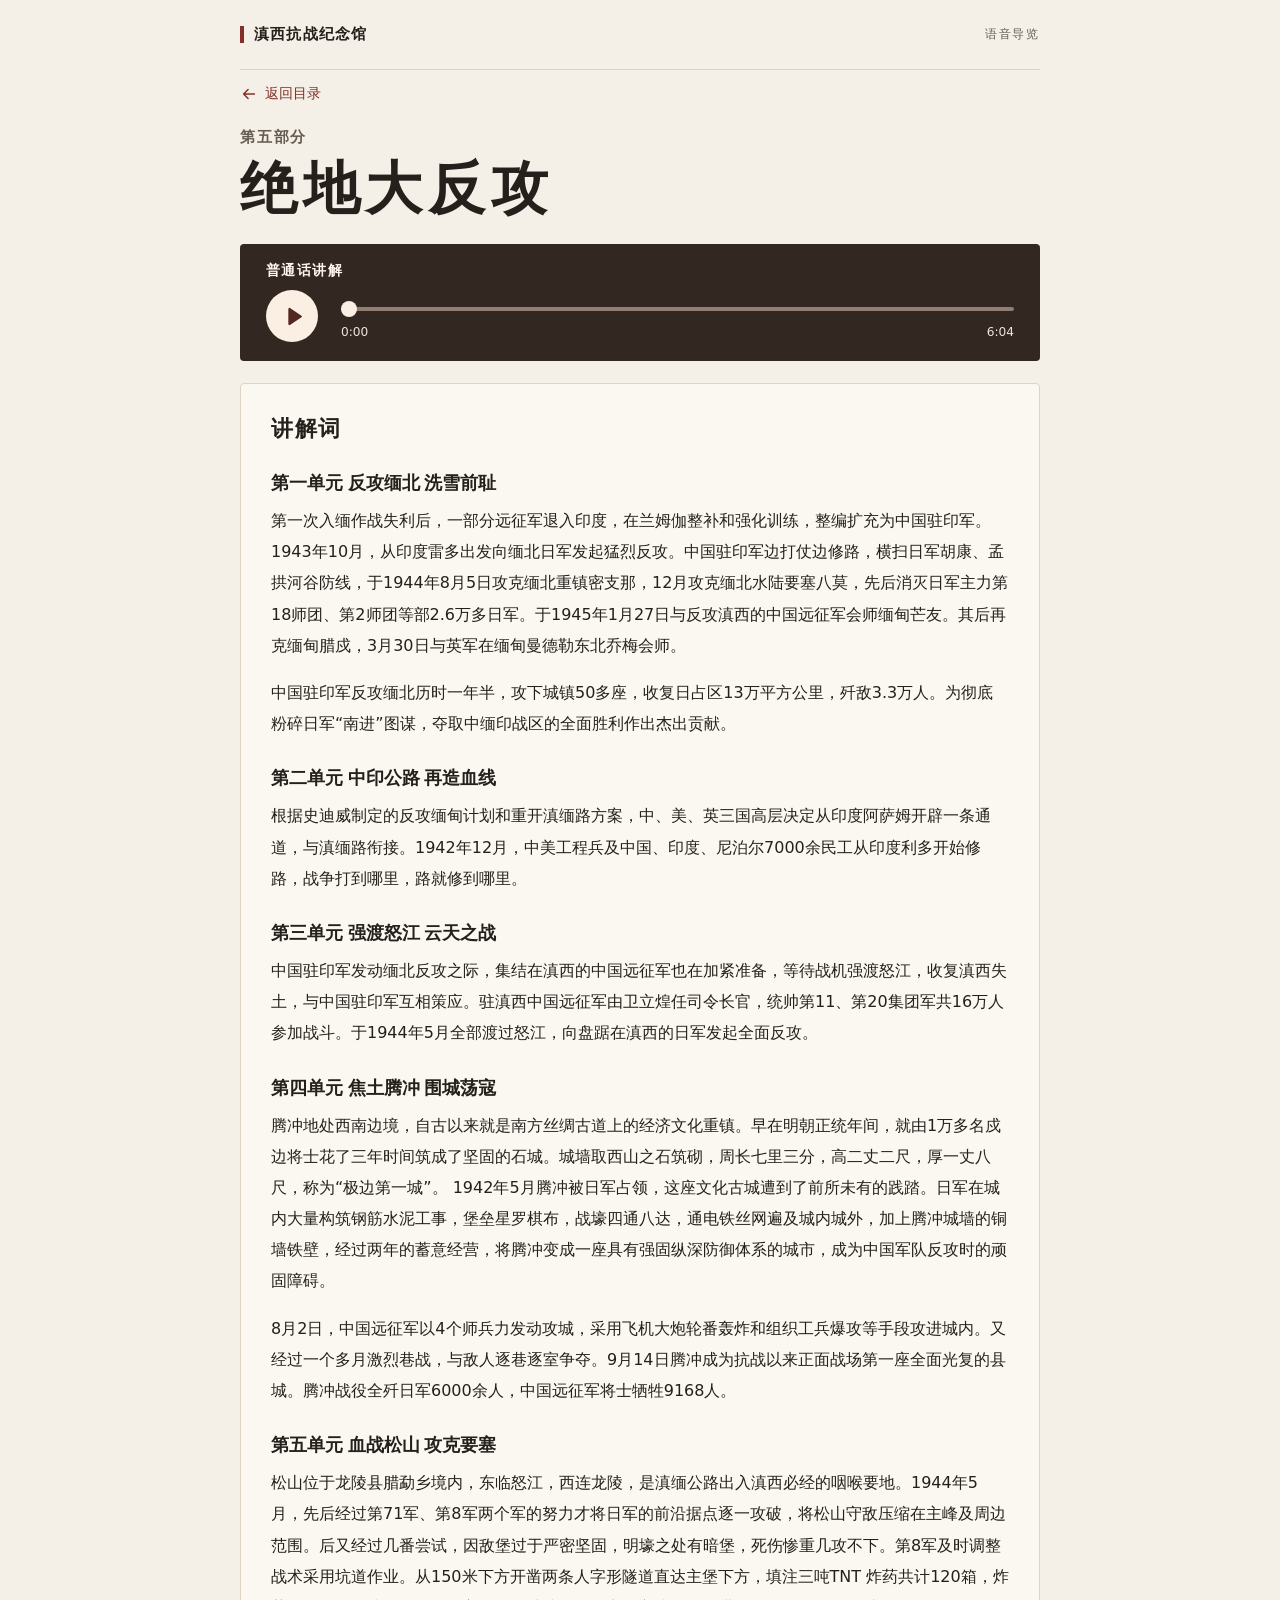
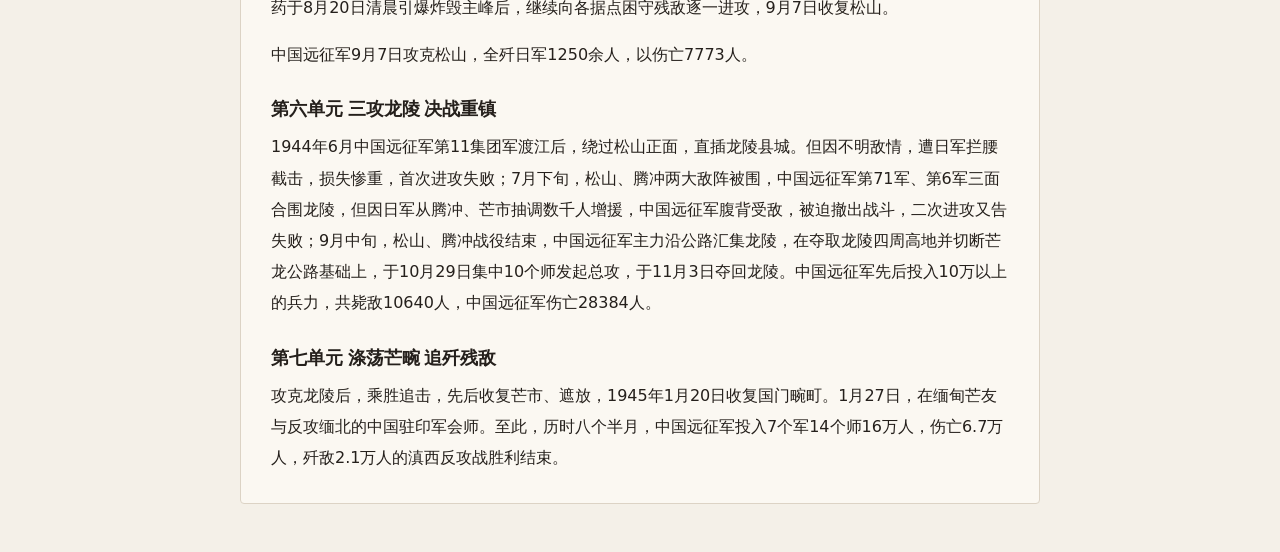
<file: part-5.html>
<!doctype html>
<html lang="zh-CN">
<head>
  <meta charset="utf-8">
  <meta name="viewport" content="width=device-width, initial-scale=1">
  <meta name="theme-color" content="#f4f0e8">
  <meta name="description" content="滇西抗战纪念馆第五部分 绝地大反攻的普通话语音讲解与简体中文讲解词。">
  <title>第五部分 绝地大反攻 · 滇西抗战纪念馆语音导览</title>
  <link rel="stylesheet" href="./styles.css">
  <script src="./player.js" defer></script>
</head>
<body>
  <div class="site-shell">
    <header class="masthead">
      <span class="museum-name">滇西抗战纪念馆</span>
      <span class="guide-label">语音导览</span>
    </header>
    <main class="chapter-main">
      <a class="back-link" href="./index.html">
        <svg viewBox="0 0 20 20" width="18" height="18" fill="none" stroke="currentColor" stroke-width="1.6" stroke-linecap="round" stroke-linejoin="round" aria-hidden="true"><path d="M16 10H4m5-5-5 5 5 5"/></svg>
        返回目录
      </a>
      <h1><span class="chapter-prefix">第五部分</span> 绝地大反攻</h1>
      <section class="player-card" aria-labelledby="audio-heading">
        <h2 id="audio-heading">普通话讲解</h2>
        <audio id="narration" controls preload="metadata" src="./assets/part-5.mp3?v=2" aria-label="第五部分 绝地大反攻普通话讲解">
          <a href="./assets/part-5.mp3?v=2">下载第五部分 绝地大反攻讲解 MP3</a>
        </audio>
        <div class="player-controls" id="player-controls" hidden>
          <button class="play-toggle" id="play-toggle" type="button" aria-label="播放讲解" data-state="paused">
            <svg class="play-icon" viewBox="0 0 24 24" width="25" height="25" fill="currentColor" aria-hidden="true"><path d="M8 4.7a1 1 0 0 1 1.6-.8l11 7.3a1 1 0 0 1 0 1.6l-11 7.3A1 1 0 0 1 8 19.3Z"/></svg>
            <svg class="pause-icon" viewBox="0 0 24 24" width="25" height="25" fill="currentColor" aria-hidden="true"><rect x="6" y="4.5" width="4" height="15" rx="1"/><rect x="14" y="4.5" width="4" height="15" rx="1"/></svg>
          </button>
          <div class="player-track">
            <input class="seek" id="seek" type="range" aria-label="播放进度" min="0" max="1" value="0" step="0.1" disabled>
            <div class="player-times" aria-hidden="true"><span id="elapsed">0:00</span><span id="duration">—</span></div>
          </div>
        </div>
        <p id="player-error" class="player-error" role="status" hidden>播放遇到问题，请重试或<a href="./assets/part-5.mp3?v=2">打开 MP3</a>。</p>
      </section>
      <section class="transcript" aria-labelledby="transcript-heading">
        <h2 id="transcript-heading">讲解词</h2>
        <h3>第一单元 反攻缅北 洗雪前耻</h3>
        <p>第一次入缅作战失利后，一部分远征军退入印度，在兰姆伽整补和强化训练，整编扩充为中国驻印军。1943年10月，从印度雷多出发向缅北日军发起猛烈反攻。中国驻印军边打仗边修路，横扫日军胡康、孟拱河谷防线，于1944年8月5日攻克缅北重镇密支那，12月攻克缅北水陆要塞八莫，先后消灭日军主力第18师团、第2师团等部2.6万多日军。于1945年1月27日与反攻滇西的中国远征军会师缅甸芒友。其后再克缅甸腊戍，3月30日与英军在缅甸曼德勒东北乔梅会师。</p>
        <p>中国驻印军反攻缅北历时一年半，攻下城镇50多座，收复日占区13万平方公里，歼敌3.3万人。为彻底粉碎日军“南进”图谋，夺取中缅印战区的全面胜利作出杰出贡献。</p>
        <h3>第二单元 中印公路 再造血线</h3>
        <p>根据史迪威制定的反攻缅甸计划和重开滇缅路方案，中、美、英三国高层决定从印度阿萨姆开辟一条通道，与滇缅路衔接。1942年12月，中美工程兵及中国、印度、尼泊尔7000余民工从印度利多开始修路，战争打到哪里，路就修到哪里。</p>
        <h3>第三单元 强渡怒江 云天之战</h3>
        <p>中国驻印军发动缅北反攻之际，集结在滇西的中国远征军也在加紧准备，等待战机强渡怒江，收复滇西失土，与中国驻印军互相策应。驻滇西中国远征军由卫立煌任司令长官，统帅第11、第20集团军共16万人参加战斗。于1944年5月全部渡过怒江，向盘踞在滇西的日军发起全面反攻。</p>
        <h3>第四单元 焦土腾冲 围城荡寇</h3>
        <p>腾冲地处西南边境，自古以来就是南方丝绸古道上的经济文化重镇。早在明朝正统年间，就由1万多名戍边将士花了三年时间筑成了坚固的石城。城墙取西山之石筑砌，周长七里三分，高二丈二尺，厚一丈八尺，称为“极边第一城”。 1942年5月腾冲被日军占领，这座文化古城遭到了前所未有的践踏。日军在城内大量构筑钢筋水泥工事，堡垒星罗棋布，战壕四通八达，通电铁丝网遍及城内城外，加上腾冲城墙的铜墙铁壁，经过两年的蓄意经营，将腾冲变成一座具有强固纵深防御体系的城市，成为中国军队反攻时的顽固障碍。</p>
        <p>8月2日，中国远征军以4个师兵力发动攻城，采用飞机大炮轮番轰炸和组织工兵爆攻等手段攻进城内。又经过一个多月激烈巷战，与敌人逐巷逐室争夺。9月14日腾冲成为抗战以来正面战场第一座全面光复的县城。腾冲战役全歼日军6000余人，中国远征军将士牺牲9168人。</p>
        <h3>第五单元 血战松山 攻克要塞</h3>
        <p>松山位于龙陵县腊勐乡境内，东临怒江，西连龙陵，是滇缅公路出入滇西必经的咽喉要地。1944年5月，先后经过第71军、第8军两个军的努力才将日军的前沿据点逐一攻破，将松山守敌压缩在主峰及周边范围。后又经过几番尝试，因敌堡过于严密坚固，明壕之处有暗堡，死伤惨重几攻不下。第8军及时调整战术采用坑道作业。从150米下方开凿两条人字形隧道直达主堡下方，填注三吨TNT 炸药共计120箱，炸药于8月20日清晨引爆炸毁主峰后，继续向各据点困守残敌逐一进攻，9月7日收复松山。</p>
        <p>中国远征军9月7日攻克松山，全歼日军1250余人，以伤亡7773人。</p>
        <h3>第六单元 三攻龙陵 决战重镇</h3>
        <p>1944年6月中国远征军第11集团军渡江后，绕过松山正面，直插龙陵县城。但因不明敌情，遭日军拦腰截击，损失惨重，首次进攻失败；7月下旬，松山、腾冲两大敌阵被围，中国远征军第71军、第6军三面合围龙陵，但因日军从腾冲、芒市抽调数千人增援，中国远征军腹背受敌，被迫撤出战斗，二次进攻又告失败；9月中旬，松山、腾冲战役结束，中国远征军主力沿公路汇集龙陵，在夺取龙陵四周高地并切断芒龙公路基础上，于10月29日集中10个师发起总攻，于11月3日夺回龙陵。中国远征军先后投入10万以上的兵力，共毙敌10640人，中国远征军伤亡28384人。</p>
        <h3>第七单元 涤荡芒畹 追歼残敌</h3>
        <p>攻克龙陵后，乘胜追击，先后收复芒市、遮放，1945年1月20日收复国门畹町。1月27日，在缅甸芒友与反攻缅北的中国驻印军会师。至此，历时八个半月，中国远征军投入7个军14个师16万人，伤亡6.7万人，歼敌2.1万人的滇西反攻战胜利结束。</p>
      </section>
    </main>
  </div>
</body>
</html>
</file>
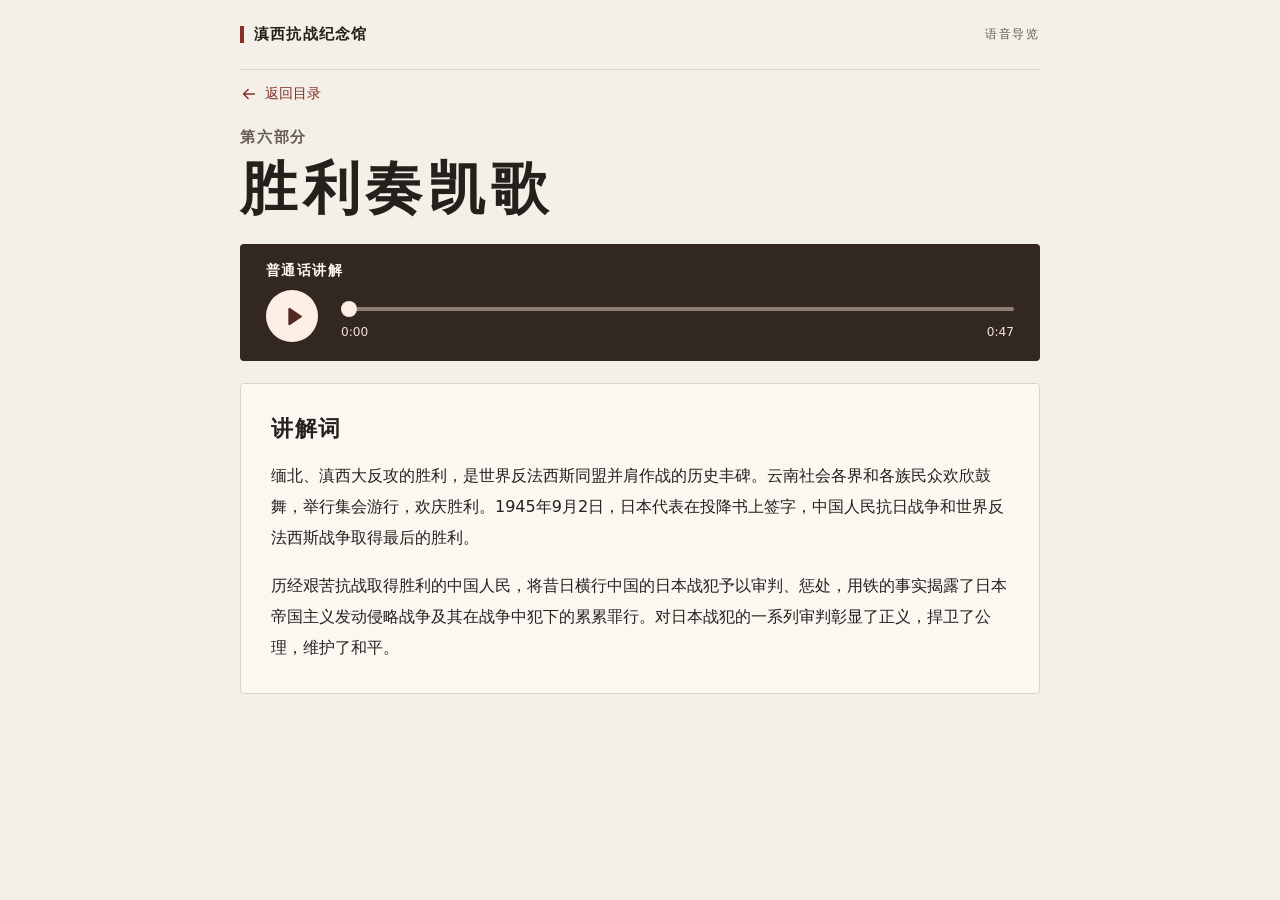
<file: part-6.html>
<!doctype html>
<html lang="zh-CN">
<head>
  <meta charset="utf-8">
  <meta name="viewport" content="width=device-width, initial-scale=1">
  <meta name="theme-color" content="#f4f0e8">
  <meta name="description" content="滇西抗战纪念馆第六部分 胜利奏凯歌的普通话语音讲解与简体中文讲解词。">
  <title>第六部分 胜利奏凯歌 · 滇西抗战纪念馆语音导览</title>
  <link rel="stylesheet" href="./styles.css">
  <script src="./player.js" defer></script>
</head>
<body>
  <div class="site-shell">
    <header class="masthead">
      <span class="museum-name">滇西抗战纪念馆</span>
      <span class="guide-label">语音导览</span>
    </header>
    <main class="chapter-main">
      <a class="back-link" href="./index.html">
        <svg viewBox="0 0 20 20" width="18" height="18" fill="none" stroke="currentColor" stroke-width="1.6" stroke-linecap="round" stroke-linejoin="round" aria-hidden="true"><path d="M16 10H4m5-5-5 5 5 5"/></svg>
        返回目录
      </a>
      <h1><span class="chapter-prefix">第六部分</span> 胜利奏凯歌</h1>
      <section class="player-card" aria-labelledby="audio-heading">
        <h2 id="audio-heading">普通话讲解</h2>
        <audio id="narration" controls preload="metadata" src="./assets/part-6.mp3" aria-label="第六部分 胜利奏凯歌普通话讲解">
          <a href="./assets/part-6.mp3">下载第六部分 胜利奏凯歌讲解 MP3</a>
        </audio>
        <div class="player-controls" id="player-controls" hidden>
          <button class="play-toggle" id="play-toggle" type="button" aria-label="播放讲解" data-state="paused">
            <svg class="play-icon" viewBox="0 0 24 24" width="25" height="25" fill="currentColor" aria-hidden="true"><path d="M8 4.7a1 1 0 0 1 1.6-.8l11 7.3a1 1 0 0 1 0 1.6l-11 7.3A1 1 0 0 1 8 19.3Z"/></svg>
            <svg class="pause-icon" viewBox="0 0 24 24" width="25" height="25" fill="currentColor" aria-hidden="true"><rect x="6" y="4.5" width="4" height="15" rx="1"/><rect x="14" y="4.5" width="4" height="15" rx="1"/></svg>
          </button>
          <div class="player-track">
            <input class="seek" id="seek" type="range" aria-label="播放进度" min="0" max="1" value="0" step="0.1" disabled>
            <div class="player-times" aria-hidden="true"><span id="elapsed">0:00</span><span id="duration">—</span></div>
          </div>
        </div>
        <p id="player-error" class="player-error" role="status" hidden>播放遇到问题，请重试或<a href="./assets/part-6.mp3">打开 MP3</a>。</p>
      </section>
      <section class="transcript" aria-labelledby="transcript-heading">
        <h2 id="transcript-heading">讲解词</h2>
        <p>缅北、滇西大反攻的胜利，是世界反法西斯同盟并肩作战的历史丰碑。云南社会各界和各族民众欢欣鼓舞，举行集会游行，欢庆胜利。1945年9月2日，日本代表在投降书上签字，中国人民抗日战争和世界反法西斯战争取得最后的胜利。</p>
        <p>历经艰苦抗战取得胜利的中国人民，将昔日横行中国的日本战犯予以审判、惩处，用铁的事实揭露了日本帝国主义发动侵略战争及其在战争中犯下的累累罪行。对日本战犯的一系列审判彰显了正义，捍卫了公理，维护了和平。</p>
      </section>
    </main>
  </div>
</body>
</html>
</file>
<file: styles.css>
:root {
  color-scheme: light;
  --paper: #f4f0e8;
  --card: #fbf8f2;
  --ink: #25201c;
  --muted: #665c52;
  --accent: #842f27;
  --line: #dcd3c5;
  --serif: "Songti SC", "Noto Serif CJK SC", "Source Han Serif SC", STSong, SimSun, serif;
  --sans: system-ui, "PingFang SC", "Microsoft YaHei", sans-serif;
}

*, *::before, *::after { box-sizing: border-box; }
[hidden] { display: none !important; }
body { margin: 0; background: var(--paper); color: var(--ink); font-family: var(--sans); }
a { color: inherit; }
button, input { font: inherit; }
:focus-visible { outline: 2px solid var(--accent); outline-offset: 4px; }
.site-shell { width: min(100% - 48px, 800px); margin-inline: auto; padding-bottom: 48px; }
.masthead { min-height: 69px; display: flex; align-items: center; justify-content: space-between; gap: 12px; }
.museum-name { display: inline-flex; align-items: center; gap: 10px; font-size: .96rem; font-weight: 650; letter-spacing: .08em; }
.museum-name::before { content: ""; width: 4px; height: 17px; background: var(--accent); }
.guide-label { color: var(--muted); font-size: .78rem; letter-spacing: .14em; white-space: nowrap; }

.cover {
  min-height: clamp(285px, 49vw, 390px);
  isolation: isolate;
  position: relative;
  overflow: hidden;
  display: flex;
  align-items: end;
  color: #fff6e8;
  background: #372d25 url("./assets/dianxi-ridges.jpg") center 55% / cover no-repeat;
  border-radius: 4px;
}
.cover::before {
  content: "";
  position: absolute;
  inset: 0;
  z-index: -1;
  background: linear-gradient(180deg, #21191110 12%, #241b15a3 62%, #211912f2 100%);
}
.cover-content { padding: clamp(24px, 6.8vw, 55px); }
.cover-content::before { content: ""; display: block; width: 32px; height: 3px; margin-bottom: 21px; background: #d59478; }
.cover h1 { margin: 0; font-family: var(--serif); }
.cover-title { display: block; font-size: clamp(1.88rem, 7.4vw, 3.65rem); font-weight: 800; line-height: 1.28; letter-spacing: .035em; }
.cover-subtitle { display: block; margin-top: 12px; color: #f4e8d9; font-size: clamp(.85rem, 3.55vw, 1.36rem); line-height: 1.65; font-weight: 500; letter-spacing: .015em; }

.chapter-nav { margin-top: 34px; }
.chapter-nav h2, .transcript h2 { margin: 0; font: 750 1.35rem/1.4 var(--serif); letter-spacing: .08em; }
.chapter-list { margin: 15px 0 0; padding: 0; list-style: none; display: grid; gap: 8px; }
.chapter { min-height: 59px; display: flex; align-items: center; gap: 10px; padding: 12px 14px; }
.chapter-open { gap: 13px; min-height: 77px; color: var(--ink); background: var(--card); border: 1px solid var(--line); border-radius: 4px; text-decoration: none; }
.chapter-open:hover { border-color: var(--accent); }
.chapter-icon { width: 42px; height: 42px; flex: 0 0 auto; display: grid; place-items: center; border-radius: 50%; color: #fff6ee; background: var(--accent); }
.chapter-info { display: grid; gap: 2px; }
.chapter-info strong { font-size: 1.055rem; }
.chapter-info span { color: var(--muted); font-size: .8rem; }
.chapter-arrow { margin-inline: auto 3px; color: var(--accent); flex: 0 0 auto; }

.chapter-main { border-top: 1px solid var(--line); }
.back-link { display: inline-flex; align-items: center; min-height: 48px; gap: 7px; color: var(--accent); font-size: .875rem; text-decoration: none; }
.back-link:hover, .back-link:focus-visible { text-decoration: underline; text-underline-offset: 3px; }
.chapter-main > h1 { margin: 8px 0 23px; font: 800 clamp(2.4rem, 9vw, 3.55rem)/1.15 var(--serif); letter-spacing: .1em; }
.chapter-prefix { display: block; margin-bottom: 8px; color: var(--muted); font: 650 .95rem/1.45 var(--sans); letter-spacing: .12em; }
.player-card { background: #332722; color: #fff6ed; padding: 17px clamp(15px, 5vw, 26px) 18px; border-radius: 4px; }
.player-card h2 { margin: 0 0 9px; font: 650 .87rem/1.4 var(--sans); letter-spacing: .1em; }
.player-card audio { width: 100%; display: block; }
.player-controls { display: flex; gap: clamp(12px, 4vw, 23px); align-items: center; min-height: 53px; }
.play-toggle {
  appearance: none; display: grid; place-items: center; padding: 0; border: 0; flex: 0 0 auto;
  width: 52px; height: 52px; border-radius: 50%; color: #522820; background: #fbefe4; cursor: pointer;
}
.play-toggle:hover { background: #f5dbca; }
.play-toggle[data-state="paused"] .pause-icon, .play-toggle[data-state="playing"] .play-icon { display: none; }
.player-card :focus-visible { outline-color: #f3c6ac; }
.player-track { flex: 1; min-width: 0; }
.seek {
  --progress: 0%;
  appearance: none; width: 100%; display: block; height: 32px; margin: 0;
  cursor: pointer; background: transparent; border-radius: 6px;
}
.seek:disabled { cursor: default; }
.seek::-webkit-slider-runnable-track { height: 4px; background: linear-gradient(to right, #e2a48b var(--progress), #917d71 var(--progress)); border-radius: 4px; }
.seek::-moz-range-track { height: 4px; background: linear-gradient(to right, #e2a48b var(--progress), #917d71 var(--progress)); border-radius: 4px; }
.seek::-webkit-slider-thumb { appearance: none; width: 16px; height: 16px; margin-top: -6px; border-radius: 50%; background: #fbefe4; }
.seek::-moz-range-thumb { width: 16px; height: 16px; border: 0; border-radius: 50%; background: #fbefe4; }
.player-times { display: flex; justify-content: space-between; font-size: .76rem; color: #f0e3d9; font-variant-numeric: tabular-nums; }
.player-error { margin: 12px 0 0; font-size: .87rem; }
.transcript { margin-top: 22px; padding: clamp(18px, 5vw, 30px); border: 1px solid var(--line); border-radius: 4px; background: var(--card); }
.transcript h3 { margin: 25px 0 8px; font: 750 1.13rem/1.55 var(--serif); }
.transcript h3 + p { margin-top: 8px; }
.transcript p { margin: 16px 0 0; line-height: 1.95; overflow-wrap: anywhere; }
@media (max-width: 360px) {
  .site-shell { width: calc(100% - 32px); }
  .cover-content { padding-inline: 18px; }
}
</file>
